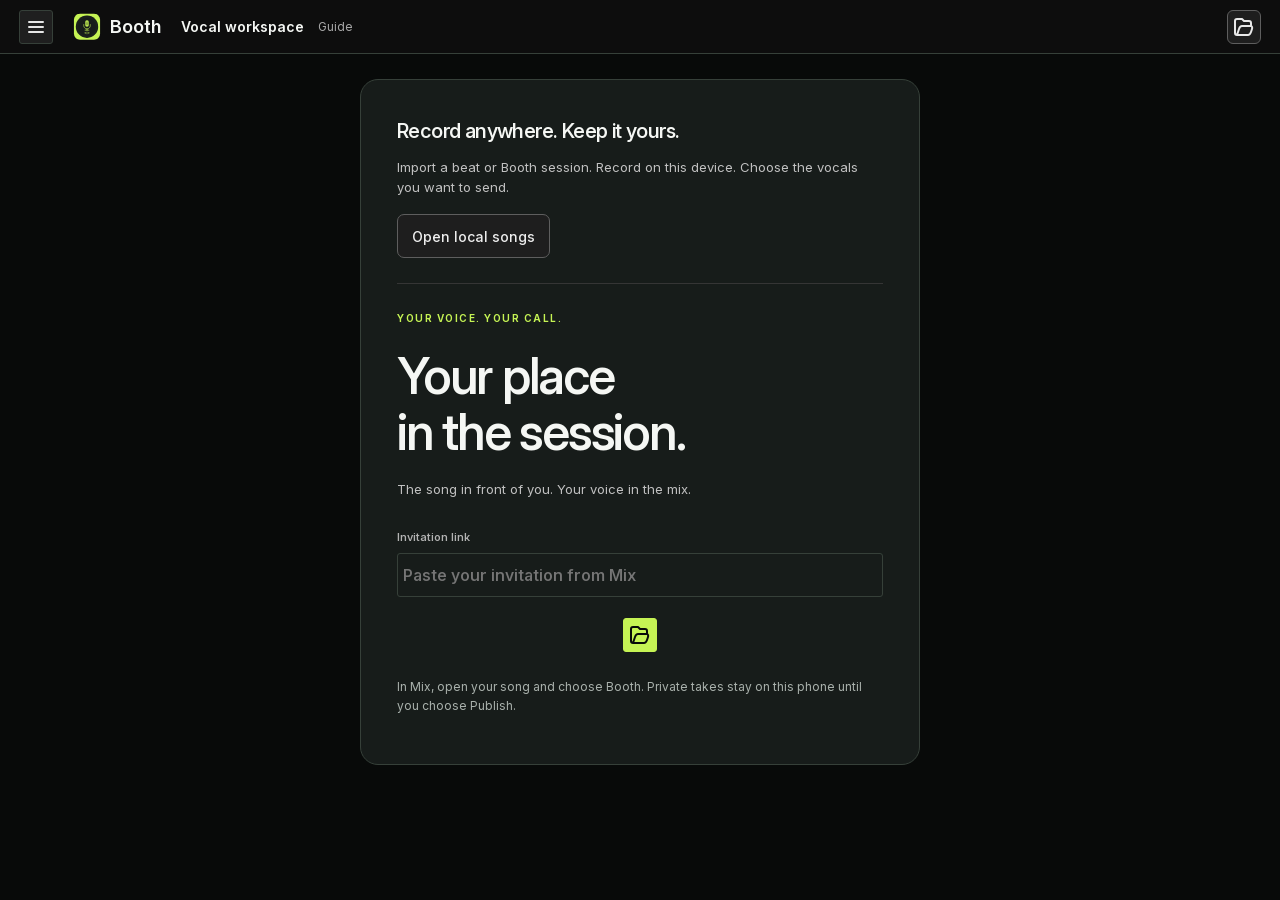
<file: index.html>
<!doctype html><html lang="en" data-record-room="booth"><head><meta name="booth-standalone" content="true"><meta charset="utf-8"><meta name="viewport" content="width=device-width,initial-scale=1,maximum-scale=1,user-scalable=no,viewport-fit=cover"><script src="/safe-area.js?v=rr-family-20261113"></script><meta name="theme-color" content="#000000"><title>Booth · Rhythm Research</title><link rel="icon" type="image/svg+xml" href="/brand/rr-booth.svg?v=rr-family-20261113"><link rel="stylesheet" href="/app.css?v=rr-family-20261113"><link rel="stylesheet" href="/workspace.css?v=rr-family-20261113"><link rel="stylesheet" href="/tablet.css?v=rr-family-20261113"><script type="module" src="/app.js?v=rr-family-20261113"></script>
<meta name="apple-mobile-web-app-title" content="Booth">
<link rel="apple-touch-icon" sizes="152x152" href="/icons/rr-booth-152-20261113.png">
<link rel="apple-touch-icon" sizes="167x167" href="/icons/rr-booth-167-20261113.png">
<link rel="apple-touch-icon" sizes="180x180" href="/icons/rr-booth-180-20261113.png">
<link rel="stylesheet" href="/input-panel.css?v=rr-family-20261113">
<link rel="stylesheet" href="/workspace-scroll.css?v=rr-family-20261113">
<meta name="application-version" content="3.0">
<link rel="stylesheet" href="/touch-workspace.css?v=rr-family-20261113"><link rel="stylesheet" href="/meter-display.css?v=rr-family-20261113"><meta name="apple-mobile-web-app-status-bar-style" content="black">
<link rel="stylesheet" href="/safe-area.css?v=rr-family-20261113">
<link rel="stylesheet" href="/shared-icons.css?v=rr-family-20261113"><script defer src="/shared-icons.js?v=rr-family-20261113"></script><link rel="manifest" href="/manifest.webmanifest?v=rr-family-20261113"><link rel="stylesheet" href="/portable.css?v=rr-family-20261113"><link rel="stylesheet" href="/dark-theme.css?v=rr-family-20261113"><link rel="stylesheet" href="/focused-workflow.css?v=rr-family-20261113"><link rel="stylesheet" href="/hold-guard.css?v=rr-family-20261113"><script defer src="/hold-guard.js?v=rr-family-20261113"></script><link rel="stylesheet" href="/rr-family.css?v=rr-family-20261113"><link rel="stylesheet" href="/rr-theme.css?v=rr-green-20261113b"></head><body>
<header class="studio-header"><button id="library-toggle" aria-label="Vocals and takes" aria-controls="take-browser" aria-expanded="false" title="Vocals & takes">☰</button><a class="brand" href="/"><img src="/brand/rr-booth.svg?v=rr-family-20261113" width="24" height="28" alt=""><span>Booth</span></a><span class="header-song" id="song">Vocal workspace</span><span class="connection" id="connection">LOCAL STUDIO</span><a href="/portable-guide.html" class="help" target="_blank" rel="noopener">Guide</a></header>
<main><section id="join" class="panel"><span class="eyebrow">YOUR VOICE. YOUR CALL.</span><h1>Your place<br>in the session.</h1><p>The song in front of you. Your voice in the mix.</p><form id="join-form"><label>Invitation link<input id="invite" type="text" placeholder="Paste your invitation from Mix" autocomplete="off" required></label><button class="primary">Open session</button></form><p class="muted">In Mix, open your song and choose Booth. Private takes stay on this phone until you choose Publish.</p></section>
<div id="studio" hidden><div id="song-switcher" class="playlist-bar" hidden><div class="playlist-heading"><strong id="playlist-title"></strong><span id="playlist-artist"></span><span id="song-position"></span></div><div class="song-navigation"><button id="song-previous" aria-label="Previous song">‹</button><select id="song-select" aria-label="Playlist song"></select><button id="song-next" aria-label="Next song">›</button></div></div><div class="transport-bar"><button id="preview" title="Listen from the cursor">▶ Play</button><button id="stop" class="stop">■ Stop</button><button id="record" class="record" disabled><i></i> Record</button><div class="transport-clock"><strong id="clock">00:00</strong><span id="bar-clock">1 . 1</span></div><span id="tempo-label">— BPM</span><span id="mode">READY</span><button id="mic-panel-toggle" aria-controls="mic-panel" aria-expanded="false">Input / Count-in</button></div>
<div id="mic-panel" role="region" aria-labelledby="mic-panel-title" hidden><div class="mic-panel-heading"><strong id="mic-panel-title">Input / Count-in</strong><button type="button" id="mic-panel-close" aria-label="Close input and count-in">× Close</button></div><div class="input-row"><button id="connect">Enable microphone</button><select id="input" aria-label="Microphone input" hidden></select><span class="pill" id="mic-status">MIC OFF</span></div><p id="input-help">Use your phone mic or a connected headset. Enable the microphone and allow access.</p><p id="input-routing-help" class="muted">No external mic required. For Bluetooth, connect the headset before enabling the mic. Choose it if listed; otherwise iOS chooses the route. Check the reported input and record a short test. Keep Input monitor Off if you hear a delay. Headphones help keep the beat out of your vocal.</p><div class="meter" aria-label="Raw microphone level"><i id="meter"></i></div><span id="peak">— dB</span><label>Count-in<select id="count"><option value="4">1 bar</option><option value="8">2 bars</option><option value="0">None</option></select></label><canvas id="scope" width="300" height="40" hidden></canvas></div>
<div class="studio-shell"><aside class="take-browser" id="take-browser" aria-label="Vocal tracks and private takes"><div class="browser-heading-row"><div class="browser-heading"><span class="eyebrow">YOUR VOCAL TRACKS</span><strong id="artist">ARTIST</strong></div><button id="take-browser-close" class="tablet-only" aria-label="Close vocal tracks">×</button></div><div class="track-add"><button id="add-vocal">＋ Vocal</button><button id="add-adlibs">＋ Ad-libs</button><button id="add-double">＋ Double</button><button id="add-harmony">＋ Harmony</button></div><div id="vocal-tracks"></div><label class="track-name">Track name<input id="vocal-track-name" maxlength="60"></label><div id="layer-status" class="muted"></div><button id="publish-layer" class="primary">Publish vocal track</button><button id="undo-punch">↶ Undo last edit</button><button id="new-take">＋ New take on this track</button><label class="check"><input id="favorites" type="checkbox"> Starred <span id="take-count">0</span></label><div id="takes"></div><p class="empty" id="empty">Your takes appear here.<br>Record, review, then publish.</p><details class="lyrics"><summary>Lyrics & notes</summary><textarea id="lyrics" rows="10" placeholder="Lyrics, cues, ad-libs…"></textarea></details><div class="browser-foot" id="song-meta"></div></aside>
<div class="workspace"><section class="arrange-panel" id="arrange-panel"><div class="vocal-toolbar"><label>Arm<select id="arm-track" aria-label="Armed vocal track"></select></label><button id="quick-adlibs">＋ Ad-libs</button><label>Mode<select id="record-mode"><option value="overdub">Overdub</option><option value="punch">Punch in/out</option></select></label><label>Pre-roll<select id="preroll"><option value="1">1 bar</option><option value="2">2 bars</option><option value="0">None</option></select></label></div><div class="section-tools"><label>Record<select id="section"></select></label><label>In <input id="start" type="number" min="0" step=".01" value="0" aria-label="Record start seconds"></label><label>Out <input id="end" type="number" min=".1" step=".01" aria-label="Record end seconds"></label><button id="zoom-out" aria-label="Zoom out">−</button><button id="zoom-in" aria-label="Zoom in">＋</button><button id="zoom-fit">Fit</button><label class="check"><input type="checkbox" id="follow" checked>Follow</label><button id="context-toggle" aria-pressed="false">Project lanes</button></div><div class="cue-strip"><span id="current-cue">Full song</span><strong id="performance-cue">Choose a section and get ready.</strong><span>BACKING ARRANGEMENT LOCKED</span></div><div class="timeline-scroll" id="timeline-scroll"><div id="timeline"><div id="sections-ruler"></div><div id="time-ruler"></div><div id="timeline-lanes"></div><div id="record-range"></div><div id="timeline-cursor"><span></span></div></div></div></section>
<div class="workspace-dock" id="workspace-dock" data-panel="mixer"><div class="dock-tabs" role="tablist" aria-label="Vocal workspace"><button id="tab-mixer" role="tab" data-dock="mixer" aria-controls="mixer-panel" aria-selected="true">Mixer</button><button id="tab-effects" role="tab" data-dock="effects" aria-controls="effects-panel" aria-selected="false" tabindex="-1">Vocal FX</button><button id="tab-lyrics" role="tab" data-dock="lyrics" aria-controls="lyrics-panel" aria-selected="false" tabindex="-1">Lyrics</button><button id="timeline-focus" aria-pressed="false" title="Expand the timeline for recording">↑ Timeline</button></div><section class="mixer-panel" id="mixer-panel" aria-labelledby="tab-mixer"><div class="panel-bar"><span>MIXER</span><span id="selected-label">New vocal take</span><span class="subtle">Track & Master · headphone mix</span></div><div class="channel-strips" id="channel-strips"></div></section>
<section class="effects-panel" id="effects-panel" aria-labelledby="tab-effects"><div class="panel-bar"><strong>VOCAL FX</strong><select id="vocal-preset" aria-label="Vocal effect preset"><option value="">Choose a starting sound…</option><option value="dry">Dry</option><option value="clean">Clean rap</option><option value="pop">Pop lead</option><option value="harmony">Airy harmony</option><option value="intimate">Close & warm</option><option value="plate">Studio plate</option><option value="slap">Slap vocal</option></select><button id="fx-ab" aria-pressed="false">A/B · Hear dry</button><span id="fx-status">Editable in Mix</span></div><div class="effect-rack" id="effect-rack"></div></section>
<section id="lyrics-panel" aria-labelledby="tab-lyrics" hidden><div class="lyrics-heading"><strong>Lyrics & cues</strong><span>Private to this device · saved with this song</span></div><div id="lyrics-slot"></div></section></div></div></div></div></main><button id="take-backdrop" aria-label="Close vocal tracks overlay" hidden></button><div id="floating-record" hidden><span class="red-dot"></span><strong id="floating-time">Count-in</strong><span>Recording take</span><button id="floating-stop">■ Stop</button></div><div id="message" role="status" hidden></div><dialog id="confirm"><form method="dialog"><button class="close" aria-label="Close">×</button></form><h2 id="confirm-title"></h2><p id="confirm-text"></p><div id="confirm-actions"></div></dialog><div hidden><input id="beat-volume" type="range" value=".65" min="0" max="1" step=".01"><output id="beat-value">65%</output></div></body></html>
</file>
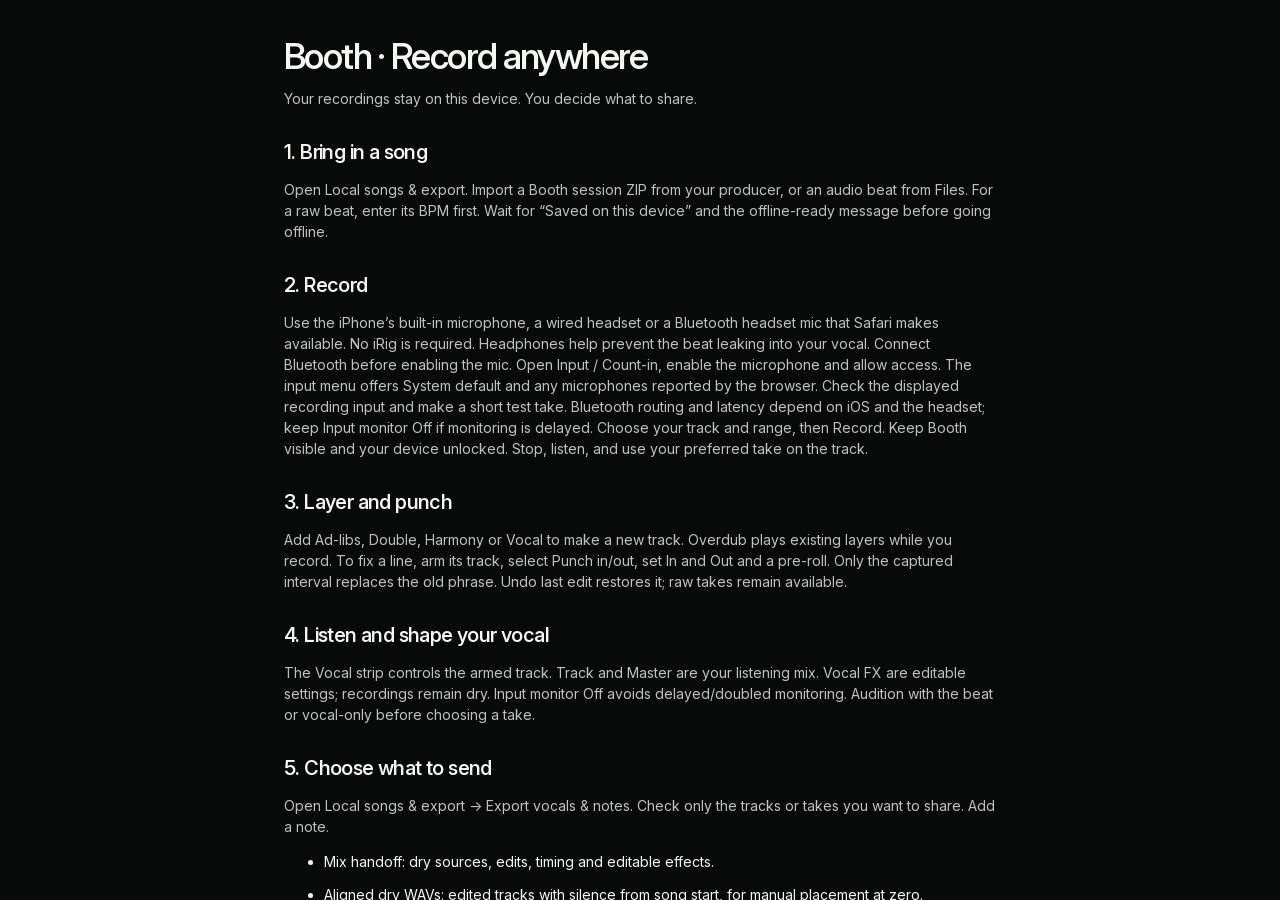
<file: guide.html>
<!doctype html><html><head><meta name="viewport" content="width=device-width,initial-scale=1"><title>Booth · Record anywhere</title><link rel="stylesheet" href="/app.css?v=rr-family-20261113"><style>main{max-width:760px;margin:auto;padding:24px;overflow:auto;height:100dvh}section{margin:28px 0}a{color:#c9dcc3}li{margin:12px 0}</style><link rel="stylesheet" href="/rr-family.css?v=rr-family-20261113"><link rel="stylesheet" href="/rr-theme.css?v=rr-green-20261113b"></head><body><main><h1>Booth · Record anywhere</h1><p>Your recordings stay on this device. You decide what to share.</p><section><h2>1. Bring in a song</h2><p>Open Local songs &amp; export. Import a Booth session ZIP from your producer, or an audio beat from Files. For a raw beat, enter its BPM first. Wait for “Saved on this device” and the offline-ready message before going offline.</p></section><section><h2>2. Record</h2><p>Use the iPhone’s built-in microphone, a wired headset or a Bluetooth headset mic that Safari makes available. No iRig is required. Headphones help prevent the beat leaking into your vocal. Connect Bluetooth before enabling the mic. Open Input / Count-in, enable the microphone and allow access. The input menu offers System default and any microphones reported by the browser. Check the displayed recording input and make a short test take. Bluetooth routing and latency depend on iOS and the headset; keep Input monitor Off if monitoring is delayed. Choose your track and range, then Record. Keep Booth visible and your device unlocked. Stop, listen, and use your preferred take on the track.</p></section><section><h2>3. Layer and punch</h2><p>Add Ad-libs, Double, Harmony or Vocal to make a new track. Overdub plays existing layers while you record. To fix a line, arm its track, select Punch in/out, set In and Out and a pre-roll. Only the captured interval replaces the old phrase. Undo last edit restores it; raw takes remain available.</p></section><section><h2>4. Listen and shape your vocal</h2><p>The Vocal strip controls the armed track. Track and Master are your listening mix. Vocal FX are editable settings; recordings remain dry. Input monitor Off avoids delayed/doubled monitoring. Audition with the beat or vocal-only before choosing a take.</p></section><section><h2>5. Choose what to send</h2><p>Open Local songs &amp; export → Export vocals &amp; notes. Check only the tracks or takes you want to share. Add a note.</p><ul><li>Mix handoff: dry sources, edits, timing and editable effects.</li><li>Aligned dry WAVs: edited tracks with silence from song start, for manual placement at zero.</li><li>Raw WAVs: original takes with timing notes.</li><li>Dry listening mix: beat and selected vocals, levels/pan included, no vocal FX, mono WAV.</li></ul><p>Prepare the file, then Share via Messages/Mail, or Save to Files and attach it yourself. Sharing does not automatically import anything into Mix.</p></section><section><h2>6. Back up</h2><p>Save complete local backup includes the backing, all takes, current vocal edits/settings and lyrics. Keep it in Files. Restore on a new device by importing it. Reimporting an existing song opens the local copy without overwriting its takes. Browser data can be removed by the OS or by clearing website data; do not rely on it as your only copy.</p></section><section><h2>Producer handoff</h2><p>In Mix → Booth, export a session ZIP. Send it to the artist. Import their returned vocal package in the matching project. It adds new tracks and retains editable effects; identical packages do not create duplicates. Raw-beat sessions require explicit manual matching. If the arrangement changed, use raw WAVs and check timing.</p></section><p>Use the same Booth address and browser each time. Home Wi-Fi is not required for imported local songs. Microphone permissions, adapter routing and monitoring latency should be tested before an important session. Maximum song length: 20 minutes; each take: 10 minutes; ZIP package: 256 MB.</p><a href="/">Back to Booth</a><section><h2>More timeline space · remove a clip</h2><p>Tap Mixer, Vocal FX or Lyrics in the bottom bar to collapse or reopen that section. Hide panels gives the timeline the available height. Your layout stays on this device.</p><p>Hold a vocal clip for a moment, then drag it up into the bin and release. Release outside the bin to cancel. Undo restores the clip; the original recording stays in your takes. The backing track stays locked. Clip removal is unavailable while recording or publishing.</p></section><section><h2>Focused recording workflow</h2><p>Use Timeline, Mixer, Vocal FX and Lyrics in the bottom navigation. Your tracks and takes stay in the session when changing screens. Arm / Record opens setup: choose the vocal track, range and recording mode, enable your mic, then adjust backing, vocal and headphone levels. Start recording closes setup and returns to the growing waveform. Pause recording freezes the beat and capture; Resume continues the same take. Stop saves the captured audio, including when paused. Takes autosave locally. Save session backup creates a file for safekeeping; Sessions opens your library without deleting the current song.</p></section></main></body></html>
</file>
<file: app.css>
@font-face{font-family:Inter;src:url('/fonts/InterVariable.woff2') format('woff2');font-weight:100 900;font-display:swap}:root{color-scheme:dark;--bg:#060606;--panel:#0c0c0c;--line:#1c1c1c;--text:#e8e8e8;--muted:#969696;--accent:#dddddd;--red:#d95d55}*{box-sizing:border-box}body{margin:0;background:var(--bg);color:var(--text);font-family:Inter,system-ui,sans-serif;font-size:14px;line-height:1.5}button,input,select,textarea{font:inherit}button,a,input,select,textarea{-webkit-tap-highlight-color:transparent}button{cursor:pointer;border:1px solid #282828;border-radius:9px;background:#141414;color:var(--text);min-height:44px;padding:10px 16px;font-weight:600;touch-action:manipulation}button:hover{background:#1e1e1e}button:disabled{opacity:.45;cursor:default}button.primary,.primary{background:#e1e1e1;color:#0b0b0b;border:0}input,select,textarea{background:#080808;border:1px solid #262626;border-radius:8px;color:var(--text);width:100%;min-height:44px;padding:10px;font-size:16px}input[type=range]{padding:0;accent-color:#c4c4c4;min-height:28px}input[type=checkbox]{width:17px;min-height:17px;accent-color:#dcdcdc}input:focus,select:focus,textarea:focus,button:focus-visible,a:focus-visible{outline:2px solid #bdbdbd;outline-offset:3px}a{color:inherit}header{max-width:1200px;margin:auto;display:flex;align-items:center;padding:26px 30px;border-bottom:1px solid var(--line);gap:24px}.brand{display:flex;align-items:center;gap:12px;font-weight:600;font-size:23px;text-decoration:none;color:#808080}.brand img{object-fit:contain}.connection{font-size:10px;letter-spacing:.12em;color:#a6a6a6;margin-left:auto}.help{font-size:12px;text-decoration:none;color:var(--muted)}main{max-width:1200px;margin:auto;padding:38px 30px}.eyebrow{font-size:10px;letter-spacing:.15em;font-weight:650;color:#a6a6a6}h1{font-size:36px;font-weight:550;line-height:1.12;letter-spacing:-.045em;margin:12px 0}h2{font-size:20px;font-weight:550;letter-spacing:-.03em;margin:0}p{margin:12px 0;color:#c1c1c1}.muted{font-size:12px;line-height:1.65;color:var(--muted)}.panel{padding:28px;background:var(--panel);border:1px solid var(--line);border-radius:18px}#join{max-width:560px;margin:40px auto}#join h1{font-size:50px;margin:20px 0}#join-form{margin:30px 0 20px}#join-form button{width:100%;margin-top:16px}label{display:block;font-size:11px;font-weight:550;color:#b3b3b3}label input,label select{margin-top:7px}.session-head{display:flex;justify-content:space-between;align-items:center;margin-bottom:28px}.session-head h1{font-size:32px}.session-head p{font-size:12px;color:var(--muted)}.pill{display:inline-flex;white-space:nowrap;padding:5px 8px;border:1px solid var(--line);border-radius:5px;font-size:9px;letter-spacing:.08em;color:#b1b1b1}.layout{display:grid;grid-template-columns:minmax(320px,1fr) minmax(340px,1fr);gap:36px}.section-title{display:flex;justify-content:space-between;align-items:center;gap:10px;margin-bottom:20px}.input-row{display:flex;gap:10px}.input-row select{max-width:220px}.input-row button{flex:none}.row{display:grid;grid-template-columns:1fr 1fr 1fr;gap:10px;margin-top:12px}.meter{height:6px;background:#1c1c1c;border-radius:3px;overflow:hidden;margin-top:20px}.meter i{height:100%;width:0;display:block;background:#b4b4b4;transition:width .07s}.meter-label{display:flex;justify-content:space-between;color:#878787;font-size:9px;margin:7px 0 25px;letter-spacing:.08em}.clock{padding:24px 0 10px;text-align:center}.clock>span{font-size:9px;letter-spacing:.15em;color:#959595}.clock strong{display:block;font-size:46px;font-variant-numeric:tabular-nums;font-weight:400;letter-spacing:-.035em}.clock canvas{display:block;width:100%;height:58px}.transport{display:flex;gap:10px;margin-bottom:24px}.transport button{flex:1;min-height:54px}.record{display:flex;justify-content:center;align-items:center;gap:10px;background:#332321;border-color:#71433f}.record i{width:12px;height:12px;border-radius:50%;background:var(--red)}.recording #mic-status{color:#f3968d;border-color:#8b3d36}.stop{background:#7a3430;border-color:#c76559}.slider-label{display:flex;align-items:center;gap:10px;white-space:nowrap;font-size:11px}.slider-label input{width:100%;min-width:30px;margin:0}.slider-label output{width:38px}details{border-top:1px solid var(--line);padding-top:16px;margin-top:22px}summary{cursor:pointer;color:#bdbdbd;font-size:12px}textarea{margin-top:15px;resize:vertical}.takes-panel{padding:12px 0}.takes-panel h2 small{font-size:12px;padding-left:8px;color:#878787}.check{display:flex;align-items:center;gap:6px}.check input{margin:0}.empty{padding:65px 20px;border:1px dashed #212121;border-radius:14px;text-align:center;color:#cdcdcd}.empty span{font-size:12px;color:#838383}.take{border:1px solid var(--line);border-radius:14px;padding:20px;margin-top:16px;background:#0c0c0c}.take-head{display:flex;align-items:center;gap:12px}.take-head input{font-size:15px;font-weight:600;border:0;background:transparent;padding:0;min-height:34px}.star{border:0;background:none;font-size:22px;padding:0 5px;min-width:40px}.star.active{color:#ededed}.take-meta{font-size:10px;color:#8d8d8d;margin:3px 0 17px}.take-actions{display:flex;gap:8px;flex-wrap:wrap}.take-actions button{font-size:12px;padding:8px 12px}.take-controls{padding-top:15px;margin-top:15px;border-top:1px solid #222a25}.timing{display:flex;align-items:center;gap:9px;margin-top:12px}.timing input{min-width:40px}.timing output{min-width:53px;color:#c2c2c2;font-size:11px}.take-bottom{display:flex;align-items:center;gap:12px;margin-top:18px;justify-content:space-between}.take-bottom a,.take-bottom .delete{font-size:11px;color:#9d9d9d}.delete{border:0;padding:0 5px;min-height:32px;background:none}.published{border-color:#42594a}.published-label{font-size:11px;color:#b9b9b9}.playing{border-color:#a3a3a3}.local-state{font-size:10px;color:#929292}.take-wave{height:38px;width:100%;margin:10px 0 12px}dialog{color:var(--text);background:#111111;border:1px solid #343434;border-radius:16px;padding:28px;max-width:420px;width:calc(100% - 32px)}dialog::backdrop{background:#000000bb}dialog p{font-size:13px;line-height:1.6}.close{float:right;background:none;border:0;font-size:23px;margin:-15px -12px 0 10px}#confirm-actions{display:flex;gap:12px;margin-top:25px}#message{position:fixed;bottom:26px;left:50%;transform:translateX(-50%);background:#e7e7e7;color:#132017;border:1px solid #959595;padding:13px 20px;max-width:calc(100% - 28px);width:max-content;border-radius:10px;box-shadow:0 8px 30px #00000088;z-index:20;font-size:13px}footer{max-width:1200px;padding:28px 30px;margin:auto;border-top:1px solid #1f2621;color:#727272;font-size:9px;letter-spacing:.12em;display:flex;justify-content:space-between}[hidden]{display:none!important}.setup{max-width:640px;margin:auto}.setup h1{font-size:36px}.setup li{padding-bottom:14px;line-height:1.7;color:#c2c2c2}.setup .primary{display:inline-block;padding:13px 18px;border-radius:8px;text-decoration:none}.setup code{overflow-wrap:anywhere}.setup h2{margin:32px 0 12px}.setup ol{padding-left:22px}
@media(max-width:780px){header{padding:20px;gap:14px}.connection{font-size:8px}.help{font-size:10px}main{padding:26px 18px}.layout{grid-template-columns:1fr;gap:25px}.panel{padding:22px}.session-head{gap:12px;align-items:flex-start}.session-head h1{font-size:26px}.session-head .pill{display:none}.session-head{margin-bottom:20px}.recording-panel{max-width:none}.takes-panel{padding:0}.row{gap:8px}.row input,.row select{padding:8px}.input-row{flex-wrap:wrap}.input-row select{max-width:none}.take{padding:18px}#join{margin:20px auto}#join h1{font-size:43px}footer{padding:24px 18px;gap:20px}.slider-label{font-size:10px}}

#floating-record{position:fixed;bottom:max(16px,env(safe-area-inset-bottom));left:50%;transform:translateX(-50%);z-index:19;display:flex;align-items:center;gap:14px;width:calc(100% - 32px);max-width:500px;background:#251b19;border:1px solid #80534a;border-radius:12px;padding:10px 14px;box-shadow:0 6px 32px #000000bb}#floating-record>span{font-size:11px;color:#b6b6b6}#floating-record strong{font-variant-numeric:tabular-nums}#floating-record button{margin-left:auto;background:#66382e}.red-dot{width:9px;height:9px;border-radius:50%;background:#e57d6b}body.recording{padding-bottom:90px}
</file>
<file: workspace.css>
:root{--bg:#111111;--panel:#1a1a1a;--line:#333333;--text:#dbdbdb;--muted:#a2a2a2;--gold:#ededed}html,body{width:100%;height:100%;overflow:hidden}body{display:flex;flex-direction:column;font-size:12px;background:var(--bg)}button,input,select,textarea{border-radius:3px}button{min-height:32px;padding:5px 10px;font-size:11px;background:#1f1f1f;border-color:#393939;font-weight:500}button:hover{background:#2b2b2b}button.on,button[aria-pressed=true]{background:var(--gold);border-color:var(--gold);color:#111111}input,select{font-size:12px;min-height:32px;padding:5px;background:#101010;border-color:#3b3b3b}input[type=range]{accent-color:#ededed}.studio-header{max-width:none;flex:none;min-height:44px;height:44px;padding:0 12px;gap:14px;background:#181818;border-bottom:1px solid #606060;width:100%}.brand{font-size:16px;gap:8px}.brand img{width:23px;height:27px}.header-song{font-weight:600;white-space:nowrap;overflow:hidden;text-overflow:ellipsis;margin-left:6px}.connection{font-size:8px;white-space:nowrap}.help{font-size:10px}#library-toggle{font-size:16px;min-width:34px}main{max-width:none;width:100%;flex:1;min-height:0;padding:0;overflow:hidden}#join{margin:60px auto;padding:36px}#studio{height:100%;display:flex;flex-direction:column}.transport-bar{height:50px;flex:none;display:flex;gap:7px;align-items:center;padding:5px 12px;background:#1f1f1f;border-bottom:1px solid #5f5f5f}.transport-bar>button{min-width:50px;white-space:nowrap}.transport-bar .record{background:#513633;border-color:#825d55;gap:6px}.transport-bar .record i{width:9px;height:9px}.transport-clock{display:flex;align-items:baseline;gap:10px;margin:0 8px;font-variant-numeric:tabular-nums}.transport-clock strong{font-size:19px;font-weight:500;color:#ededed}.transport-clock span{font-size:11px;color:#c1c1c1}#tempo-label{padding:6px 8px;font-size:10px;background:#161616;border:1px solid #393939;border-radius:3px;white-space:nowrap}#mode{font-size:9px;letter-spacing:.03em;color:#ededed;margin-left:5px;white-space:nowrap;overflow:hidden;text-overflow:ellipsis}#mic-panel-toggle{margin-left:auto;font-size:10px}#mic-panel{position:absolute;right:12px;top:96px;z-index:40;width:330px;max-width:calc(100% - 24px);padding:15px;background:#1b1b1b;border:1px solid #797979;border-radius:5px;box-shadow:0 15px 35px #00000088}#mic-panel p{font-size:11px}#mic-panel .meter{margin:12px 0 5px;height:6px}#mic-panel #peak{font-size:10px;color:#c5c5c5}#mic-panel label{margin-top:10px}.input-row{display:flex;flex-wrap:wrap}.input-row select{width:100%;max-width:none}.studio-shell{display:grid;grid-template-columns:215px minmax(0,1fr);flex:1;min-height:0}.take-browser{display:flex;flex-direction:column;gap:8px;padding:12px 9px;background:#161616;border-right:1px solid #5e5e5e;overflow:auto;scrollbar-width:thin}.browser-heading{padding:3px 4px;display:flex;flex-direction:column;gap:4px}.browser-heading .eyebrow{font-size:8px;letter-spacing:.08em}.browser-heading strong{font-size:12px;font-weight:600}.take-browser .check{font-size:10px;padding:4px}.take-browser .check #take-count{margin-left:auto}.take-browser .empty{font-size:11px;padding:30px 12px;margin:5px 0}.browser-foot{margin-top:auto;font-size:9px;color:#949494;padding:15px 4px 2px}.lyrics{font-size:11px}.lyrics textarea{font-size:13px;min-height:110px}.workspace{min-width:0;min-height:0;display:grid;grid-template-rows:minmax(160px,1fr) 242px 223px}.arrange-panel{display:flex;flex-direction:column;min-height:0;background:#141414}.section-tools{display:flex;align-items:center;flex-wrap:nowrap;gap:6px;padding:5px 8px;min-height:44px;flex:none;border-bottom:1px solid #353535;overflow-x:auto}.section-tools label{display:flex;align-items:center;gap:5px;white-space:nowrap;font-size:10px}.section-tools input,.section-tools select{margin:0}.section-tools input[type=number]{width:63px;min-height:30px;font-size:10px}.section-tools select{max-width:145px;font-size:10px}.section-tools button{font-size:10px;padding:4px 8px;min-height:30px;white-space:nowrap}.section-tools .check input{min-height:16px}.cue-strip{display:flex;gap:16px;align-items:center;min-height:28px;flex:none;background:#1f1f1f;border-bottom:1px solid #5f5f5f;padding:4px 10px;font-size:9px}.cue-strip #current-cue{font-weight:650;color:#ededed}.cue-strip strong{font-weight:450;color:#c7c7c7}.cue-strip>span:last-child{font-size:7px;letter-spacing:.05em;color:#909090;margin-left:auto}.timeline-scroll{overflow:auto;flex:1;min-height:0;position:relative;scrollbar-width:thin;scrollbar-color:#6f6f6f #171717}#timeline{position:relative;min-width:100%;min-height:100%;padding-bottom:20px;user-select:none;--grid:100px;background:repeating-linear-gradient(to right,transparent 0,transparent calc(var(--grid) - 1px),#37373755 calc(var(--grid) - 1px),#37373755 var(--grid))}#sections-ruler{height:25px;position:relative;background:#1a1a1a;border-bottom:1px solid #6f6f6f}#sections-ruler button{position:absolute;height:24px;min-height:24px;padding:3px 7px;text-align:left;overflow:hidden;white-space:nowrap;font-size:9px;border:0;border-right:1px solid #5e5e5e;border-radius:0;background:#2b2b2b;color:#ededed}#time-ruler{height:25px;position:relative;border-bottom:1px solid #3a3a3a;background:#1a1a1abb;cursor:crosshair}#time-ruler span{position:absolute;top:3px;font-size:9px;color:#a4a4a4;pointer-events:none}.timeline-lane{height:57px;position:relative;border-bottom:1px solid #3b3b3b44;background:#161616cc}.timeline-lane .lane-title{position:sticky;left:0;display:inline-block;z-index:4;max-width:160px;padding:2px 7px;font-size:9px;color:#d8d8d8;background:#1c1c1cdd;border-bottom-right-radius:3px;overflow:hidden;white-space:nowrap;text-overflow:ellipsis;pointer-events:none}.timeline-lane.guide{height:31px;background:#141414cc}.timeline-lane.guide .lane-title{font-size:8px;color:#9a9a9a}.clip{position:absolute;top:4px;bottom:4px;border:1px solid #777777;border-radius:3px;background:#303030;overflow:hidden;min-width:3px;cursor:pointer}.clip strong{position:absolute;left:5px;top:0;font-size:8px;font-weight:550;color:#eaeaea;white-space:nowrap;z-index:2}.clip canvas{position:absolute;top:16px;bottom:0;width:100%;height:calc(100% - 16px)}.clip.backing{top:4px;background:#2e2e2e;border-color:#7a7a7a;cursor:default}.clip.vocal{background:#5a506e;border-color:#9b8bb2}.clip.selected{outline:2px solid #ededed;outline-offset:-2px}.clip.recording{background:#663e3b;border-color:#d68b7c}.clip.guide{background:#292929aa;border-color:#393939;opacity:.6;top:7px;bottom:5px}.clip.guide strong{font-size:7px}.timeline-lane.active-record{background:#3b2b2c99}#record-range{position:absolute;top:50px;bottom:0;background:#ededed20;border-left:1px solid #ededed;border-right:1px solid #ededed;pointer-events:none;z-index:2}#timeline-cursor{position:absolute;top:25px;bottom:0;width:1px;background:#ededed;z-index:8;pointer-events:none}#timeline-cursor span{display:block;width:8px;height:8px;transform:translateX(-3.5px);background:#ededed;clip-path:polygon(0 0,100% 0,50% 100%)}.mixer-panel{border-top:2px solid #727272;border-bottom:3px solid #727272;overflow:hidden;background:#191919}.panel-bar{height:30px;min-height:30px;display:flex;align-items:center;gap:12px;padding:3px 9px;background:#212121;border-bottom:1px solid #393939;font-size:9px}.panel-bar>span:first-child,.panel-bar>strong{font-weight:650;font-size:9px;letter-spacing:.08em}.panel-bar .subtle{margin-left:auto;font-size:8px;color:#9e9e9e}.panel-bar>select{min-height:25px;height:25px;max-width:220px;font-size:10px;margin:0;padding:3px 5px}.panel-bar>button{font-size:9px;min-height:25px;height:25px;padding:3px 7px}.channel-strips{display:grid;grid-template-columns:repeat(3,minmax(110px,1fr));height:calc(100% - 30px)}.channel-strip{display:grid;grid-template-columns:minmax(78px,1fr) minmax(110px,1fr);grid-template-rows:26px minmax(80px,1fr) 32px;position:relative;border-right:1px solid #717171;background:#1c1c1c}.strip-head{grid-column:1/3;display:flex;align-items:center;justify-content:space-between;gap:6px;padding:4px 10px;background:var(--strip);font-size:10px;color:#e8e8e8}.strip-head small{font-size:8px;opacity:.7}.strip-fader{display:flex;justify-content:center;align-items:stretch;gap:8px;padding:8px 4px 3px}.strip-fader input{writing-mode:vertical-lr;direction:rtl;width:34px;height:100%;min-height:0;padding:0;touch-action:none}.strip-meter{position:relative;flex:none;width:6px;height:100%;background:#0e0e0e;border:1px solid #383838}.strip-meter i{position:absolute;left:0;bottom:0;width:100%;height:0;background:#bebebe;transition:height .06s}.strip-scale{display:flex;flex-direction:column;justify-content:space-between;font-size:8px;color:#979797;line-height:1}.strip-settings{padding:6px 10px;overflow:auto;font-size:9px;display:flex;flex-direction:column;gap:7px}.strip-settings label{font-size:8px;line-height:1.25;color:#acacac}.strip-settings input{margin:0;height:24px;min-height:24px}.strip-settings select{margin:3px 0 0;min-height:29px;font-size:9px;width:100%;padding:2px 4px}.strip-value{font-size:17px;font-weight:500;font-variant-numeric:tabular-nums;color:#ededed}.strip-meter-value{font-size:8px;color:#a8a8a8;font-variant-numeric:tabular-nums}.strip-buttons{grid-column:1/3;display:flex;align-items:center;justify-content:center;gap:8px;padding:3px}.strip-buttons button{height:27px;min-height:27px;padding:3px 8px;font-size:10px;min-width:38px}.strip-note{font-size:8px;line-height:1.45;color:#9f9f9f}.effects-panel{min-height:0;background:#151515;overflow:hidden}.effect-rack{display:flex;gap:7px;padding:7px;height:calc(100% - 30px);overflow:auto;align-items:stretch;scrollbar-width:thin}.effect-card{flex:0 0 222px;min-width:222px;background:#1f1f1f;border:1px solid #646464;border-radius:3px;overflow:auto;padding:0 9px 8px;scrollbar-width:thin}.effect-card h3{margin:0 -9px 6px;padding:6px 9px;background:#2b2b2b;font-size:10px;font-weight:600;position:sticky;top:0;display:flex;align-items:center;justify-content:space-between;gap:5px;z-index:1}.effect-card h3 button{min-height:25px;height:25px;font-size:9px;padding:2px 6px}.effect-card.bypassed{opacity:.55}.effect-param{display:grid;grid-template-columns:68px minmax(55px,1fr) 40px;gap:6px;align-items:center;font-size:9px;min-height:31px;color:#bebebe}.effect-param input{min-height:28px;height:28px;margin:0;min-width:0}.effect-param output{font-size:8px;text-align:right;color:#ededed}.effect-tools{display:flex;gap:4px;margin:4px 0}.effect-tools button{font-size:8px;min-height:25px;padding:3px 6px}.add-effect{display:flex;flex-direction:column;gap:12px;justify-content:center;padding:12px;border-style:dashed;flex-basis:180px;min-width:180px;font-size:10px}.add-effect select{font-size:11px}#fx-status{margin-left:auto;font-size:8px;white-space:nowrap;color:#bbbbbb}.take{background:#202020;border-color:#3a3a3a;padding:8px;margin:6px 0;border-radius:3px}.take.selected{border-color:#ededed;background:#2a2a2a}.take-head{gap:5px}.take-head input{font-size:11px;min-height:26px;min-width:0}.star{min-height:27px;min-width:26px;font-size:17px}.take-meta{font-size:8px;margin:1px 0 7px}.take-actions{gap:4px}.take-actions button{font-size:9px;min-height:29px;padding:4px 7px}.take details{display:none}.take>.timing{display:none}.take-bottom{display:flex;flex-wrap:wrap;gap:5px;margin-top:9px}.take-bottom a,.take-bottom .delete{font-size:8px}.take-bottom>button{width:100%;font-size:10px;min-height:30px}.take .muted{font-size:8px}.take-select{width:100%;text-align:left;min-height:24px;font-size:9px;color:#ededed;margin-bottom:5px;border:0;background:transparent}.take-shift{font-size:9px;padding:3px 0}.take-shift input{width:70px;margin-left:8px;font-size:10px;min-height:27px}.browser-open .take-browser{display:flex}#floating-record{display:none!important}#message{bottom:15px;font-size:11px;background:#ededed;border-color:#ededed;z-index:80}dialog{background:#1f1f1f;border-color:#6c6c6c;border-radius:5px}body.recording{padding-bottom:0}body.recording #record{display:inline-flex!important;opacity:.75}body.recording #stop{background:#774943}.take-browser .lyrics{margin-top:12px;padding-top:12px}#selected-label{font-size:9px;color:#c9c9c9;overflow:hidden;text-overflow:ellipsis;white-space:nowrap}
@media(min-width:1200px){.workspace{grid-template-rows:minmax(190px,1fr) 248px 235px}.strip-settings{max-width:230px}.channel-strip{grid-template-columns:1fr 1.25fr}.effect-card{flex-basis:245px;min-width:245px}.effect-param{min-height:34px}}
@media(max-width:950px){.studio-shell{grid-template-columns:minmax(0,1fr)}.take-browser{display:none;position:fixed;top:94px;bottom:0;left:0;width:245px;z-index:35;box-shadow:15px 0 45px #00000088}.workspace{grid-template-rows:minmax(170px,1fr) 242px 220px}.connection{display:none}.channel-strip{grid-template-columns:80px minmax(90px,1fr)}.transport-bar{gap:5px}.transport-clock{gap:4px;margin:0 4px}.section-tools{gap:5px}.panel-bar .subtle{display:none}}
@media(max-width:600px){html,body{height:100%;overflow:auto}.studio-header{position:sticky;top:0;z-index:50;height:44px;min-height:44px;gap:8px;padding:0 7px}.brand span{font-size:14px}.brand img{width:19px;height:23px}.header-song{font-size:10px;flex:1}.help{font-size:9px}.studio-header #library-toggle{min-height:34px;min-width:32px}main{flex:none;height:auto;min-height:calc(100dvh - 44px);overflow:visible}#studio{height:auto}.transport-bar{position:sticky;top:44px;z-index:30;height:48px;padding:4px 6px;gap:4px}.transport-bar>button{min-width:38px;height:36px;font-size:9px;padding:3px 7px}.transport-clock strong{font-size:14px}.transport-clock span{font-size:8px}.transport-clock{flex-direction:column;gap:0;line-height:1.3;margin:0 3px}#tempo-label{font-size:8px;padding:6px 4px}#mode{display:none}#mic-panel-toggle{font-size:0;min-width:36px!important}#mic-panel-toggle:after{content:'Mic';font-size:10px}#mic-panel{position:fixed;top:96px;right:8px}.studio-shell{display:block}.workspace{display:grid;grid-template-rows:300px 300px 250px}.section-tools{padding:5px;min-height:44px}.section-tools label{font-size:9px}.section-tools select{max-width:95px}.section-tools input[type=number]{width:51px;font-size:9px}.section-tools #context-toggle{font-size:9px}.cue-strip{gap:8px;padding:4px 7px;min-height:31px;font-size:8px}.cue-strip>span:last-child{display:none}.channel-strips{grid-template-columns:repeat(3,minmax(0,1fr))}.channel-strip{grid-template-columns:48px minmax(55px,1fr);grid-template-rows:28px minmax(160px,1fr) 40px}.strip-head{font-size:10px;padding:4px 7px}.strip-head small{display:none}.strip-fader{gap:3px;padding:8px 3px}.strip-scale{display:none}.strip-fader input{width:28px}.strip-meter{width:4px}.strip-settings{padding:7px 5px;gap:11px}.strip-value{font-size:14px}.strip-settings label{font-size:8px}.strip-settings select{font-size:8px;min-height:34px;padding:2px}.strip-buttons{gap:4px;padding:2px}.strip-buttons button{min-width:35px;height:35px;min-height:35px;font-size:9px;padding:4px 7px}.strip-note{font-size:7px}.strip-meter-value{font-size:7px}.panel-bar{padding:3px 7px;gap:7px}.panel-bar>select{max-width:145px;font-size:9px}.panel-bar #fx-status{display:none}.effect-card{flex:0 0 230px;min-width:230px}.effect-param{min-height:35px}.effect-card h3{height:33px}.timeline-lane{height:64px}.take-browser{top:92px;width:260px}.take-head input{font-size:14px;min-height:36px}.take-actions button{min-height:36px;font-size:11px}.take-bottom>button{min-height:38px}.take-meta{font-size:10px}.take{padding:10px}.take-bottom a,.take-bottom .delete{font-size:10px}.browser-foot{font-size:10px}#join{margin:30px 15px;padding:25px}.transport-bar #stop[hidden]{display:block!important}.effect-rack{padding:7px}.header-song{margin-left:0}}
@media(min-width:601px) and (max-height:720px){.workspace{grid-template-rows:minmax(140px,1fr) 210px 185px}.effect-param{min-height:27px}.effect-card h3{padding:3px 8px}.strip-settings{gap:4px}.strip-value{font-size:15px}}
/* Keep scrollable arrangement and vertical faders inside their grid cells. */
.studio-shell,.workspace,.workspace>section,.timeline-scroll,.channel-strips{min-width:0;max-width:100%;width:100%}.channel-strips{grid-template-rows:minmax(0,1fr);min-height:0}.channel-strip{min-height:0;height:100%;overflow:hidden}.strip-fader{min-height:0;overflow:hidden}.strip-fader input{max-height:100%;min-width:0}.strip-settings{min-width:0;min-height:0}#time-ruler,#sections-ruler{overflow:hidden}.strip-buttons{min-height:0}
.section-tools>label,.section-tools>button{flex-shrink:0}.section-tools>label:first-child select{width:130px;min-width:95px}@media(max-width:600px){.section-tools>label:first-child select{width:95px}}

/* Vocal layers and punch controls. */
.vocal-toolbar{display:flex;align-items:center;gap:8px;padding:5px 8px;min-height:43px;flex:none;border-bottom:1px solid #5f5f5f;overflow-x:auto;background:#1f1f1f}.vocal-toolbar label{display:flex;align-items:center;gap:5px;font-size:10px;white-space:nowrap;flex-shrink:0}.vocal-toolbar select{margin:0;width:auto;min-width:85px;max-width:150px;font-size:10px}.vocal-toolbar button{white-space:nowrap;flex-shrink:0}.track-add{display:flex;gap:5px}.track-add button{flex:1}.vocal-track{display:flex;gap:3px;padding:4px 0}.vocal-track .track-pick{flex:1;text-align:left;overflow:hidden;text-overflow:ellipsis;white-space:nowrap;min-width:0}.vocal-track.active .track-pick{border-color:#ededed;background:#2d2d2d;color:#ededed}.vocal-track button:not(.track-pick){padding:4px 6px;min-width:28px}.track-name{font-size:10px}.track-name input{font-size:12px;min-height:30px;margin:3px 0}#layer-status{font-size:9px;padding:4px 0}#vocal-tracks{border-bottom:1px solid #5f5f5f;padding-bottom:6px}.timeline-lane.layer-selected{background:#3a3443}.take-browser>button{flex-shrink:0}.vocal-toolbar #arm-track{width:120px}
@media(max-width:600px){.workspace{grid-template-rows:360px 300px 250px}.vocal-toolbar{padding:4px 5px;gap:6px}.vocal-toolbar label{font-size:9px}.vocal-toolbar select{font-size:10px;min-height:32px;min-width:75px}.vocal-toolbar #arm-track{width:100px}.vocal-track button{min-height:38px}.vocal-track button:not(.track-pick){min-width:36px}.track-name input{font-size:14px;min-height:36px}.track-add button{min-height:38px}#layer-status{font-size:10px}}

.playlist-bar{flex:none;padding:6px 10px;background:#1b1b1b;border-bottom:1px solid #5e5e5e;min-width:0}.playlist-heading{display:flex;align-items:center;gap:10px;margin-bottom:4px;font-size:10px;min-width:0;color:#b0b0b0}.playlist-heading strong{font-weight:600;color:#ededed;overflow:hidden;text-overflow:ellipsis;white-space:nowrap}.playlist-heading #playlist-artist{overflow:hidden;white-space:nowrap;text-overflow:ellipsis}.playlist-heading #song-position{margin-left:auto;white-space:nowrap}.song-navigation{display:flex;gap:6px;min-width:0}.song-navigation select{flex:1;min-width:0;margin:0;min-height:34px;font-size:12px}.song-navigation button{min-width:40px;min-height:34px;font-size:20px;line-height:1;padding:0 10px}@media(min-width:601px) and (max-height:850px){.has-playlist .workspace{grid-template-rows:minmax(140px,1fr) 220px 190px}}@media(max-width:600px){.playlist-bar{padding:6px;min-height:68px}.song-navigation select{font-size:12px;min-height:40px}.song-navigation button{min-width:42px;min-height:40px}.playlist-heading{font-size:9px;gap:6px}}
@media(min-width:601px){.playlist-bar{display:flex;align-items:center;gap:10px;padding:4px 8px}.playlist-heading{flex:0 1 240px;margin:0;min-width:0}.song-navigation{flex:1}.song-navigation select,.song-navigation button{min-height:32px}}@media(min-width:601px) and (max-height:850px){.has-playlist .workspace{grid-template-rows:minmax(170px,1fr) 242px 175px}}
</file>
<file: tablet.css>
/* Booth's touch workspace. The existing compact phone layout remains below 700px. */
.workspace-dock { display: contents; }
.dock-tabs, .tablet-only { display: none; }
#take-backdrop { position: fixed; inset: 0; z-index: 34; background: #00000088; border: 0; border-radius: 0; }
#take-browser-close { margin-left: auto; }
.browser-heading-row { display: flex; align-items: center; gap: 8px; }
.browser-heading-row .browser-heading { flex: 1; }
.track-add { display: grid; grid-template-columns: 1fr 1fr; }

body.tablet-layout {
  --bg: #121212;
  --panel: #1a1a1a;
  --line: #353535;
  --text: #e6e6e6;
  --muted: #a6a6a6;
  --gold: #ededed;
  height: 100dvh;
  min-height: 0;
  overflow: hidden;
  font-size: 13px;
  padding: env(safe-area-inset-top) env(safe-area-inset-right) env(safe-area-inset-bottom) env(safe-area-inset-left);
}
.tablet-layout button, .tablet-layout select { min-height: 44px; font-size: 13px; }
.tablet-layout input:not([type=range]):not([type=checkbox]), .tablet-layout textarea { font-size: 16px; min-height: 44px; }
.tablet-layout .studio-header { height: 54px; min-height: 54px; padding: 0 14px; background: #181818; }
.tablet-layout .brand { font-size: 18px; }
.tablet-layout .header-song { font-size: 14px; }
.tablet-layout .help { min-height: 44px; display: flex; align-items: center; font-size: 12px; }
.tablet-layout #library-toggle { min-width: 44px; }
.tablet-layout main { flex: 1; min-height: 0; overflow: hidden; }
.tablet-layout #join { max-height: calc(100dvh - 100px); overflow: auto; margin: 25px auto; }
.tablet-layout .transport-bar { height: 62px; padding: 8px 12px; gap: 8px; background: #1d1d1d; }
.tablet-layout .transport-bar > button { min-width: 70px; height: 46px; font-size: 13px; }
.tablet-layout .transport-bar #record { min-width: 96px; }
.tablet-layout .transport-clock { margin: 0 9px; gap: 9px; }
.tablet-layout .transport-clock strong { font-size: 23px; }
.tablet-layout .transport-clock span { font-size: 12px; }
.tablet-layout #tempo-label { font-size: 12px; padding: 9px; }
.tablet-layout #mode { font-size: 11px; }
.tablet-layout #mic-panel-toggle { font-size: 12px; }
.tablet-layout #mic-panel { width: 380px; padding: 18px; max-height: calc(100dvh - 150px); overflow: auto; }
.tablet-layout #mic-panel p { font-size: 13px; }
.tablet-layout #mic-panel .pill, .tablet-layout #peak { font-size: 11px; }
.tablet-layout .playlist-bar { min-height: 54px; padding: 5px 12px; background: #1a1a1a; }
.tablet-layout .playlist-heading { flex: 0 1 225px; font-size: 11px; }
.tablet-layout .song-navigation select { min-height: 44px; font-size: 14px; }
.tablet-layout .song-navigation button { min-height: 44px; min-width: 44px; font-size: 24px; }
.tablet-layout .studio-shell { grid-template-columns: minmax(0,1fr); }
.tablet-layout .workspace,
.tablet-layout.has-playlist .workspace {
  grid-template-rows: minmax(265px,1fr) 292px;
  overflow: auto;
  overscroll-behavior: contain;
}
.tablet-layout .workspace-dock { display: flex; flex-direction: column; min-width: 0; min-height: 0; background: #171717; border-top: 2px solid #727272; }
.tablet-layout .dock-tabs { display: flex; flex: none; gap: 3px; min-height: 46px; padding: 0 9px; background: #1a1a1a; border-bottom: 1px solid var(--line); }
.tablet-layout .dock-tabs button { border: 0; border-radius: 0; background: none; min-width: 105px; padding: 8px 16px; color: #a6a6a6; }
.tablet-layout .dock-tabs button[aria-selected=true] { color: #ededed; box-shadow: inset 0 -3px #ededed; background: #212121; }
.tablet-layout .dock-hint { margin-left: auto; align-self: center; font-size: 10px; color: #a0a0a0; }
.tablet-layout .dock-tabs #timeline-focus { margin-left: auto; min-width: 110px; font-size: 12px; }
.tablet-layout .workspace-dock > section { flex: 1; min-height: 0; overflow: hidden; }
.tablet-layout .mixer-panel { border: 0; }
.tablet-layout .panel-bar { height: 31px; min-height: 31px; font-size: 11px; padding: 3px 12px; background: #202020; }
.tablet-layout .panel-bar > span:first-child, .tablet-layout .panel-bar > strong, .tablet-layout #selected-label { font-size: 11px; }
.tablet-layout .panel-bar .subtle { font-size: 10px; }
.tablet-layout .channel-strips { height: calc(100% - 31px); grid-template-columns: repeat(3,minmax(0,1fr)); }
.tablet-layout .channel-strip { grid-template-columns: 76px minmax(0,1fr); grid-template-rows: 29px minmax(0,1fr) 48px; background: #1c1c1c; }
.tablet-layout .strip-head { padding: 4px 9px; font-size: 12px; }
.tablet-layout .strip-head small { display: none; }
.tablet-layout .strip-fader { padding: 8px 5px 4px; gap: 5px; }
.tablet-layout .strip-fader input { width: 44px; min-width: 44px; }
.tablet-layout .strip-scale { font-size: 9px; }
.tablet-layout .strip-settings { display: grid; grid-template-columns: minmax(0,1fr) minmax(0,1fr); align-content: start; padding: 6px 8px; gap: 6px; }
.tablet-layout .strip-value { font-size: 19px; }
.tablet-layout .strip-meter-value { font-size: 10px; justify-self: end; align-self: center; }
.tablet-layout .strip-note { font-size: 10px; line-height: 1.4; }
.tablet-layout .strip-note, .tablet-layout [data-strip=master] .strip-settings label { grid-column: 1 / -1; }
.tablet-layout .strip-settings label { font-size: 10px; }
.tablet-layout .strip-settings input { min-height: 36px; height: 36px; }
.tablet-layout .strip-settings select { font-size: 12px; min-height: 44px; padding: 4px; margin-top: 4px; }
.tablet-layout .strip-buttons { padding: 2px 6px; gap: 7px; }
.tablet-layout .strip-buttons button { min-width: 52px; min-height: 44px; height: 44px; font-size: 12px; }
.tablet-layout .effects-panel > .panel-bar { height: 53px; min-height: 53px; gap: 8px; }
.tablet-layout .panel-bar > select, .tablet-layout .panel-bar > button { min-height: 44px; height: 44px; font-size: 12px; }
.tablet-layout .panel-bar > select { max-width: 220px; }
.tablet-layout #fx-status { font-size: 10px; }
.tablet-layout .effect-rack { height: calc(100% - 53px); padding: 8px; gap: 8px; }
.tablet-layout .effect-card { flex: 0 0 280px; min-width: 280px; background: #1f1f1f; }
.tablet-layout .effect-card h3 { min-height: 46px; font-size: 13px; padding: 0 8px; background: #292929; }
.tablet-layout .effect-card h3 button { min-height: 44px; height: 44px; font-size: 12px; }
.tablet-layout .effect-param { min-height: 44px; grid-template-columns: 76px minmax(60px,1fr) 42px; font-size: 12px; }
.tablet-layout .effect-param input { height: 44px; min-height: 44px; touch-action: pan-y; }
.tablet-layout .effect-param output { font-size: 10px; }
.tablet-layout .effect-tools button { min-height: 44px; font-size: 12px; }
.tablet-layout .add-effect { justify-content: flex-start; padding-top: 18px; font-size: 12px; }
.tablet-layout .vocal-toolbar, .tablet-layout .section-tools { min-height: 55px; padding: 5px 9px; gap: 8px; background: #1d1d1d; }
.tablet-layout .vocal-toolbar label, .tablet-layout .section-tools label { font-size: 12px; gap: 6px; }
.tablet-layout .vocal-toolbar select, .tablet-layout .section-tools select { min-height: 44px; font-size: 13px; }
.tablet-layout .vocal-toolbar #arm-track { width: 125px; }
.tablet-layout .section-tools button { min-width: 44px; min-height: 44px; font-size: 12px; padding: 5px 9px; }
.tablet-layout .section-tools input[type=number] { width: 72px; font-size: 16px; min-height: 44px; }
.tablet-layout .section-tools label:first-child select { width: 148px; max-width: 148px; }
.tablet-layout .section-tools .check { min-height: 44px; }
.tablet-layout .cue-strip { min-height: 34px; font-size: 11px; padding: 5px 10px; gap: 10px; }
.tablet-layout .cue-strip > span:last-child { display: none; }
.tablet-layout #sections-ruler { height: 32px; }
.tablet-layout #sections-ruler button { height: 31px; min-height: 31px; font-size: 11px; }
.tablet-layout #time-ruler { height: 30px; }
.tablet-layout #time-ruler span { font-size: 10px; padding-top: 3px; }
.tablet-layout #record-range { top: 62px; }
.tablet-layout #timeline-cursor { top: 32px; }
.tablet-layout .timeline-lane { height: 76px; }
.tablet-layout .timeline-lane.guide { height: 38px; }
.tablet-layout .timeline-lane .lane-title { font-size: 11px; padding: 2px 8px; }
.tablet-layout .clip strong { font-size: 10px; }
.tablet-layout .clip canvas { top: 21px; height: calc(100% - 21px); }
.tablet-layout .take-browser { display: none; position: fixed; top: var(--drawer-top,116px); bottom: env(safe-area-inset-bottom); width: 310px; left: env(safe-area-inset-left); z-index: 35; padding: 10px; gap: 8px; background: #181818; }
.tablet-layout.browser-open .take-browser { display: flex; }
.tablet-layout .tablet-only { display: block; }
.tablet-layout .take-browser .browser-heading strong { font-size: 14px; }
.tablet-layout .take-browser .eyebrow { font-size: 10px; }
.tablet-layout .take-browser .check, .tablet-layout .track-name { font-size: 12px; }
.tablet-layout .vocal-track button:not(.track-pick) { min-width: 44px; padding: 4px; }
.tablet-layout .vocal-track .track-pick { font-size: 13px; }
.tablet-layout #layer-status { font-size: 11px; }
.tablet-layout .take { padding: 10px; }
.tablet-layout .take-select { min-height: 44px; font-size: 12px; }
.tablet-layout .take-head input { font-size: 16px; }
.tablet-layout .take-actions button, .tablet-layout .take-bottom > button { min-height: 44px; font-size: 12px; }
.tablet-layout .take-meta, .tablet-layout .take .muted, .tablet-layout .take-shift, .tablet-layout .take-bottom a, .tablet-layout .take-bottom .delete { font-size: 11px; }
.tablet-layout .take-bottom a { min-height: 44px; display: flex; align-items: center; }
.tablet-layout .star { min-width: 44px; min-height: 44px; }
.tablet-layout .take-shift input { min-height: 44px; }
.tablet-layout .browser-foot { font-size: 10px; }
.tablet-layout #lyrics-panel { padding: 14px 18px; overflow: auto; }
.tablet-layout .lyrics-heading { display: flex; align-items: baseline; gap: 20px; margin-bottom: 10px; }
.tablet-layout .lyrics-heading strong { font-size: 14px; font-weight: 600; }
.tablet-layout .lyrics-heading span { font-size: 11px; color: var(--muted); }
.tablet-layout #lyrics-slot { height: calc(100% - 32px); min-height: 110px; }
.tablet-layout #lyrics-slot .lyrics { height: 100%; border: 0; margin: 0; padding: 0; }
.tablet-layout #lyrics-slot summary { display: none; }
.tablet-layout #lyrics { height: 100%; min-height: 110px; margin: 0; resize: none; font-size: 19px; line-height: 1.7; padding: 14px 18px; }
.tablet-layout #message { font-size: 13px; bottom: max(15px, env(safe-area-inset-bottom)); }
.tablet-layout dialog { max-width: 500px; }
.tablet-layout dialog p { font-size: 15px; }
.tablet-wide .studio-shell { grid-template-columns: 244px minmax(0,1fr); }
.tablet-wide .take-browser { display: flex; position: static; width: auto; box-shadow: none; min-height: 0; }
.tablet-wide.browser-collapsed .studio-shell { grid-template-columns: minmax(0,1fr); }
.tablet-wide.browser-collapsed .take-browser { display: none; }
@media (min-width:700px) and (max-width:999px) {
  .tablet-layout .workspace, .tablet-layout.has-playlist .workspace { grid-template-rows: minmax(340px,1fr) 360px; }
  .tablet-layout .transport-clock { flex-direction: column; gap: 0; }
  .tablet-layout #mode { display: none; }
  .tablet-layout .playlist-heading { flex-basis: 200px; }
  .tablet-layout .channel-strip { grid-template-columns: 85px minmax(0,1fr); }
  .tablet-layout .strip-settings { gap: 7px; padding-top: 10px; }
  .tablet-layout .strip-settings input { height: 44px; min-height: 44px; }
  .tablet-layout .effect-card { flex-basis: 300px; min-width: 300px; }
  .tablet-layout .dock-hint { display: none; }
}
@media (min-width:1200px) and (min-height:850px) {
  .tablet-layout .workspace, .tablet-layout.has-playlist .workspace { grid-template-rows: minmax(340px,1fr) 355px; }
  .tablet-wide .studio-shell { grid-template-columns: 270px minmax(0,1fr); }
}
@media (min-width:700px) and (max-height:600px) {
  .tablet-layout .workspace, .tablet-layout.has-playlist .workspace { grid-template-rows: 330px 320px; }
}
.tablet-layout.timeline-focused .workspace,
.tablet-layout.timeline-focused.has-playlist .workspace { grid-template-rows: minmax(300px,1fr) 46px; }
.tablet-layout.timeline-focused .workspace-dock > section { display: none; }
</file>
<file: input-panel.css>
#mic-panel { overflow: auto; overscroll-behavior: contain; }
.mic-panel-heading { display: flex; align-items: center; justify-content: space-between; gap: 12px; position: sticky; top: 0; z-index: 1; background: #1b1b1b; padding: 0 0 12px; }
.mic-panel-heading strong { font-size: 13px; font-weight: 600; }
#mic-panel-close { min-width: 88px; min-height: 44px; font-size: 13px; touch-action: manipulation; }
#mic-panel-toggle { touch-action: manipulation; }
#mic-panel-toggle[aria-expanded=true] { border-color: #ededed; }
</file>
<file: workspace-scroll.css>
/* Booth 2.4: fixed transport, continuous workspace and touch-sized resize bars. */
html.booth-scroll-layout, body.scrollable-workspace { height:100dvh; min-height:0; overflow:hidden; }
body.scrollable-workspace { --booth-rail:40px; display:flex; flex-direction:column; padding-bottom:env(safe-area-inset-bottom); }
.scrollable-workspace .studio-header { position:relative; top:auto; flex:none; }
.scrollable-workspace main { flex:1; height:auto; min-height:0; width:100%; overflow:hidden; }
.scrollable-workspace #studio { height:100%; min-height:0; }
.scrollable-workspace .transport-bar { position:relative; top:auto; flex:none; z-index:30; }
.scrollable-workspace .studio-shell { display:grid; flex:1; min-height:0; overflow:hidden; }
.scrollable-workspace .workspace-pane { position:relative; height:100%; min-height:0; min-width:0; overflow:hidden; }
#workspace-scroll { height:100%; overflow-y:auto; overflow-x:hidden; padding-right:var(--booth-rail); overscroll-behavior-y:contain; -webkit-overflow-scrolling:touch; scrollbar-width:none; overflow-anchor:none; }
#workspace-scroll::-webkit-scrollbar { display:none; }
.scrollable-workspace .workspace { display:flex; flex-direction:column; height:auto; min-height:100%; width:100%; min-width:0; overflow:visible; }
.scrollable-workspace .workspace-dock { display:contents; }
.scrollable-workspace #arrange-panel { flex:none; height:var(--booth-arrange-height); min-height:320px; }
.scrollable-workspace #mixer-panel, .scrollable-workspace #effects-panel, .scrollable-workspace #lyrics-panel { display:flex; flex-direction:column; flex:none; min-height:0; overflow:hidden; }
.scrollable-workspace #mixer-panel { height:var(--booth-mixer-height); }
.scrollable-workspace #effects-panel { height:var(--booth-effects-height); }
.scrollable-workspace #lyrics-panel { height:var(--booth-lyrics-height); padding:14px; background:#171717; }
.scrollable-workspace #mixer-panel .channel-strips, .scrollable-workspace #effects-panel .effect-rack { flex:1; height:auto; min-height:0; }
.scrollable-workspace .panel-bar { flex:none; }
.scrollable-workspace .strip-value { white-space:nowrap; }
.scrollable-workspace.tablet-layout .strip-value, .scrollable-workspace.tablet-layout .strip-meter-value { grid-column:1 / -1; }
.scrollable-workspace.tablet-layout .strip-meter-value { justify-self:start; }
.scrollable-workspace #lyrics-panel .lyrics-heading { display:flex; align-items:baseline; gap:12px; flex:none; font-size:13px; margin-bottom:10px; }
.scrollable-workspace .lyrics-heading span { font-size:10px; color:var(--muted); }
.scrollable-workspace #lyrics-slot { flex:1; min-height:0; height:auto; }
.scrollable-workspace #lyrics-slot .lyrics { height:100%; padding:0; margin:0; border:0; }
.scrollable-workspace #lyrics-slot summary { display:none; }
.scrollable-workspace #lyrics { height:100%; min-height:0; margin:0; font-size:16px; line-height:1.6; resize:none; }
.scrollable-workspace .dock-tabs { display:flex; position:sticky; top:0; z-index:20; flex:none; height:46px; min-height:46px; gap:2px; padding:0 5px; background:#1a1a1a; border-bottom:1px solid #6f6f6f; }
.scrollable-workspace .dock-tabs button { min-width:0; min-height:44px; padding:7px 12px; font-size:12px; border:0; border-radius:0; background:transparent; color:#bababa; white-space:nowrap; }
.scrollable-workspace .dock-tabs button[aria-pressed=true] { color:#ededed; background:#212121; box-shadow:inset 0 -3px #ededed; }
.scrollable-workspace .dock-tabs #timeline-focus { margin-left:auto; min-width:0; font-size:11px; }
.scrollable-workspace .timeline-scroll { overscroll-behavior-y:auto; }
.scrollable-workspace .pane-resizer { height:44px; min-height:44px; flex:none; display:flex; align-items:center; justify-content:center; gap:12px; border-top:1px solid #656565; border-bottom:1px solid #101010; background:#212121; touch-action:none; user-select:none; -webkit-user-select:none; cursor:row-resize; scroll-margin-top:46px; }
.resize-dots { font-size:22px; line-height:1; letter-spacing:5px; color:#ededed; }
.resize-label { font-size:10px; font-weight:600; text-transform:uppercase; letter-spacing:1px; color:#c4c4c4; }
.resize-value { font-size:10px; color:#b2b2b2; min-width:44px; font-variant-numeric:tabular-nums; }
.scrollable-workspace .pane-resizer.resizing, .scrollable-workspace .pane-resizer:focus-visible { background:#292929; outline:2px solid #ededed; outline-offset:-2px; }
#workspace-scrollbar { position:absolute; top:0; right:0; bottom:0; width:var(--booth-rail); background:#121212; border-left:1px solid #363636; touch-action:none; user-select:none; -webkit-user-select:none; z-index:21; cursor:ns-resize; }
.workspace-scroll-thumb { position:absolute; top:0; left:6px; right:6px; background:#717171; border:1px solid #999999; border-radius:9px; display:grid; place-items:center; will-change:transform; }
.workspace-scroll-thumb span { width:12px; height:16px; background:repeating-linear-gradient(to bottom,#d7d7d7 0 2px,transparent 2px 6px); opacity:.8; }
#workspace-scrollbar:focus-visible { outline:2px solid #ededed; outline-offset:-2px; }
#workspace-scrollbar.no-overflow .workspace-scroll-thumb { opacity:.25; }
.scrollable-workspace.timeline-focused #arrange-panel { height:max(var(--booth-arrange-height),var(--booth-focus-height)); }
.scrollable-workspace #take-browser-close { display:block; min-width:44px; min-height:44px; }
.scrollable-workspace:not(.tablet-wide) .take-browser { display:none; position:fixed; top:var(--drawer-top,116px); bottom:env(safe-area-inset-bottom); left:env(safe-area-inset-left); width:min(310px,calc(100vw - 44px)); z-index:35; }
.scrollable-workspace:not(.tablet-wide).browser-open .take-browser { display:flex; }
@media(max-width:699px) {
 .scrollable-workspace .studio-shell { grid-template-columns:minmax(0,1fr); }
 .scrollable-workspace .dock-tabs button { padding:6px 8px; font-size:11px; }
 .scrollable-workspace .dock-tabs #timeline-focus { font-size:10px; padding:6px; }
 .scrollable-workspace .lyrics-heading span { display:none; }
 .scrollable-workspace #join { max-height:calc(100dvh - 80px); overflow:auto; }
}

/* Bottom dock keeps hidden strips one touch away without covering the timeline. */
.scrollable-workspace .workspace-pane { display:flex; flex-direction:column; }
.scrollable-workspace #workspace-scroll { flex:1; height:auto; min-height:0; }
.scrollable-workspace .workspace-pane > .dock-tabs { position:relative; top:auto; order:2; z-index:22; border-top:1px solid #6f6f6f; border-bottom:0; }
.scrollable-workspace #workspace-scrollbar { bottom:46px; }
.scrollable-workspace.collapsed-mixer #mixer-panel, .scrollable-workspace.collapsed-mixer #mixer-resizer,
.scrollable-workspace.collapsed-effects #effects-panel, .scrollable-workspace.collapsed-effects #effects-resizer,
.scrollable-workspace.collapsed-lyrics #lyrics-panel, .scrollable-workspace.collapsed-lyrics #lyrics-resizer { display:none; }
.scrollable-workspace.dock-collapsed #arrange-panel { height:var(--booth-focus-height); min-height:240px; }
.scrollable-workspace.dock-collapsed #arrange-resizer { display:none; }
.scrollable-workspace .panel-collapse { margin-left:12px; width:44px; height:44px; padding:0; background:transparent; font-size:24px; }
.scrollable-workspace .dock-tabs button[aria-expanded=false] { opacity:.75; }
#timeline-lanes .clip.vocal { touch-action:none; user-select:none; -webkit-user-select:none; -webkit-touch-callout:none; }
#timeline-lanes .clip.clip-lifted { opacity:.35; outline:2px solid #d0d0d0; }
#clip-trash { position:fixed; top:max(84px,calc(env(safe-area-inset-top) + 54px)); left:50%; transform:translateX(-50%); z-index:110; width:min(280px,calc(100vw - 32px)); min-height:80px; border:2px dashed #aa8a8a; border-radius:18px; background:#291d24; color:#eeeeee; display:flex; gap:12px; align-items:center; justify-content:center; pointer-events:none; box-shadow:0 8px 30px #00000099; }
#clip-trash[hidden], #clip-ghost[hidden], #clip-undo[hidden] { display:none; }
#clip-trash img { width:28px; height:28px; filter:brightness(0) invert(1); }
#clip-trash.drop-ready { border-style:solid; border-color:#ffa4a4; background:#762f3a; }
#clip-ghost { position:fixed; z-index:109; max-width:220px; padding:10px 16px; border-radius:8px; background:#665977; color:white; white-space:nowrap; overflow:hidden; text-overflow:ellipsis; pointer-events:none; transform:translate(-50%,-140%); box-shadow:0 4px 18px #00000088; }
#clip-undo { position:fixed; bottom:calc(58px + env(safe-area-inset-bottom)); left:50%; transform:translateX(-50%); max-width:calc(100vw - 24px); z-index:100; display:flex; gap:8px; align-items:center; padding:8px 12px; border:1px solid #8c8c8c; background:#161616; border-radius:12px; box-shadow:0 4px 20px #00000088; font-size:12px; }
#clip-undo button { min-width:44px; min-height:44px; }
</file>
<file: touch-workspace.css>
/* Same page-zoom policy as Mix; explicit drag targets retain touch-action:none. */
:where(html,body,body *){touch-action:pan-x pan-y}
.booth-touch-layout .booth-timeline-area{display:flex;flex:1;min-height:0;min-width:0;overflow:hidden}
.booth-touch-layout .booth-timeline-area .timeline-scroll{flex:1;width:0;min-width:0}
.booth-track-headers{flex:0 0 130px;width:130px;overflow:auto;scrollbar-width:none;background:#1b1b1b;border-left:1px solid #686868}
.booth-track-headers::-webkit-scrollbar{display:none}
.booth-header-spacer{height:50px;display:flex;align-items:center;padding:8px;font-size:9px;letter-spacing:.06em;color:#b2b2b2}
.tablet-layout .booth-header-spacer{height:62px}
.booth-touch-layout .booth-track-header{position:relative;display:flex;align-items:center;text-align:left;width:100%;min-height:0;padding:7px 20px 7px 8px;border:0;border-bottom:1px solid #71717166;border-radius:0;background:#313131;color:#e6e6e6;font:500 11px/1.4 Inter,sans-serif;overflow:hidden}
.booth-touch-layout .booth-track-header>span:first-child{overflow:hidden;display:-webkit-box;-webkit-line-clamp:3;-webkit-box-orient:vertical}
.booth-touch-layout .booth-track-header.vocal{background:#50465c}
.booth-touch-layout .booth-track-header.selected{background:#675977;box-shadow:inset 3px 0 #bbbbbb}
.booth-touch-layout .booth-track-header.recording{background:#744d49}
.booth-touch-layout .track-height-indicator{position:absolute;right:7px;top:7px;font-size:15px;color:#ededed}
.booth-touch-layout #timeline-cursor{left:0;will-change:transform}
@media(max-width:600px){.booth-track-headers{flex-basis:92px;width:92px}.booth-touch-layout .booth-track-header{font-size:10px;padding-left:6px}}

/* Compact rail opens into track controls without permanent portrait width. */
.booth-touch-layout .booth-track-headers{flex-basis:44px;width:44px;transition:width .18s ease,flex-basis .18s ease}
.booth-touch-layout .booth-track-headers.drawer-open{flex-basis:164px;width:164px}
.booth-header-spacer{padding:0!important;justify-content:center}
.booth-header-spacer button{min-width:44px;min-height:44px;background:transparent;border:0;color:inherit;font-size:22px}
.booth-track-drawer-row{position:relative}
.booth-track-headers:not(.drawer-open) .booth-track-header>span{display:none!important}
.booth-track-headers:not(.drawer-open) .booth-track-header{padding:0;justify-content:center}
.booth-track-headers:not(.drawer-open) .booth-track-header:after{content:attr(data-short);font-size:12px;font-weight:600}
.booth-drawer-controls{display:none;position:absolute;bottom:3px;left:5px;right:5px;gap:4px}
.drawer-open .booth-drawer-controls{display:flex}
.booth-drawer-controls button{min-width:44px;min-height:36px;flex:1;padding:4px;font-size:11px}
.drawer-open .booth-track-header.vocal{align-items:flex-start;padding-top:5px;padding-bottom:42px}
@media(prefers-reduced-motion:reduce){.booth-touch-layout .booth-track-headers{transition:none}}

/* Larger default backing and vocal lanes; explicit expanded height stays available. */
.booth-touch-layout #timeline-lanes .timeline-lane:not(.guide){height:112px}
</file>
<file: meter-display.css>
/* A fixed dBFS scale, independent of the adjacent fader's gain range. */
.booth-touch-layout .level-meter{position:relative;align-self:stretch;flex:0 0 40px;min-width:40px;margin:5px 0 0;color:#96a8b2;contain:layout paint;container-type:size}
.booth-touch-layout .level-meter-body{position:absolute;inset:4px 0 21px;min-height:12px}
.booth-touch-layout .level-meter-pair{height:100%;display:flex;gap:3px;width:17px}
.booth-touch-layout .level-meter-rail{position:relative;height:100%;width:7px;border-radius:1px;background:linear-gradient(to top,#668c83 0%,#92bca0 60%,#b6c99b 79.9%,#d5bb7a 80%,#dfb573 94.9%,#d68e79 95%,#df826f 100%);box-shadow:0 0 0 1px #10191f;isolation:isolate}
.booth-touch-layout .level-meter-rail::after{content:"";position:absolute;inset:0;background:repeating-linear-gradient(to top,transparent 0,transparent 3px,#15202980 3px,#15202980 4px);pointer-events:none;z-index:2}
.booth-touch-layout .level-meter-cover{position:absolute;inset:0;background:#111b21;transform-origin:top;transform:scaleY(1);z-index:1}
.booth-touch-layout .level-meter-peak{position:absolute;inset:0;z-index:3;opacity:0;pointer-events:none}
.booth-touch-layout .level-meter-peak::after{content:"";position:absolute;bottom:0;left:-1px;right:-1px;height:2px;border-radius:1px;background:#e2e6ce;box-shadow:0 0 3px #d6dfb340}
.booth-touch-layout .level-meter-clip{position:absolute;left:0;right:0;top:-4px;height:2px;border-radius:1px;background:#48524f;z-index:4}
.booth-touch-layout .level-meter-rail.is-over .level-meter-clip{background:#ed8c77;box-shadow:0 0 4px #ed8c7755}
.booth-touch-layout .level-meter-side{position:absolute;top:calc(100% + 3px);left:0;width:100%;text-align:center;font:500 6px/1 Inter,sans-serif;color:#80949f}
.booth-touch-layout .level-meter-scale{position:absolute;left:21px;top:0;bottom:0;right:0;font:450 8px/1 Inter,sans-serif;font-variant-numeric:tabular-nums;color:#8fa1ab}
.booth-touch-layout .level-meter-scale span{position:absolute;left:0;transform:translateY(-50%)}
.booth-touch-layout .level-meter-reading{position:absolute;bottom:0;left:0;right:0;min-height:11px;font:550 8px/11px Inter,sans-serif;font-variant-numeric:tabular-nums;text-align:left;color:#b6cbb9;white-space:nowrap}
.booth-touch-layout .level-meter-reading.is-over{color:#f0a18b}

.booth-touch-layout .level-meter-reading{display:none}
.booth-touch-layout .level-meter-body{bottom:10px}
.booth-touch-layout .strip-scale{display:none}
.booth-touch-layout .channel-strip{grid-template-columns:94px minmax(0,1fr)}
.booth-touch-layout.tablet-layout .channel-strip{grid-template-columns:100px minmax(0,1fr)}
.booth-touch-layout .strip-fader{gap:5px}
.booth-touch-layout .strip-meter-value.is-over{color:#f0a18b}
@media(max-width:600px){
.booth-touch-layout .channel-strip{grid-template-columns:56px minmax(0,1fr)}
.booth-touch-layout .level-meter{min-width:17px;flex-basis:17px}
.booth-touch-layout .level-meter-scale{display:none}
.booth-touch-layout .strip-fader{gap:3px;padding-left:2px;padding-right:2px}
.booth-touch-layout .strip-fader input{width:28px}
}
@container (max-height:85px){.booth-touch-layout .level-meter-scale span:not(:first-child):not(:last-child){display:none}}
</file>
<file: safe-area.css>
/* The Record Room: keep controls clear of system chrome, including Home Screen blur. */
:root {
  --rr-safe-top: env(safe-area-inset-top, 0px);
  --rr-top-clearance: 0px;
  --rr-top: max(var(--rr-safe-top), var(--rr-top-clearance));
}
html.rr-apple-home-screen { --rr-top-clearance: 24px; }
html[data-record-room] { background: var(--rr-chrome); }
html[data-record-room] body { box-sizing: border-box; padding-top: var(--rr-top); }
/* Scrolled content must never show through the reserved status area. */
html[data-record-room] body::before {
  content: ''; position: fixed; inset: 0 0 auto; height: var(--rr-top);
  background: var(--rr-chrome); z-index: 1000; pointer-events: none;
}
html[data-record-room="booth"] { --rr-chrome: #181818; }
html[data-record-room="booth"] .studio-header { background: #181818; }
html[data-record-room="booth"] #join { max-height: calc(100dvh - 100px - var(--rr-top)); }
</file>
<file: shared-icons.css>
/* All glyphs remain at their original Figma 24 × 24 geometry. */
body.rr-icon-ui button.rr-icon-button {
  display: inline-flex; align-items: center; justify-content: center; gap: 4px;
  box-sizing: border-box; width: 44px; min-width: 44px !important; height: 44px; min-height: 44px !important;
  padding: 9px; font-size: 0 !important; line-height: 0 !important; letter-spacing: 0; flex-shrink: 0;
  position: relative; -webkit-user-select: none; user-select: none;
}
/* Text stays in the DOM for the app's own updates. aria-label carries its name. */
body.rr-icon-ui button.rr-icon-button > * { display: none !important; }
body.rr-icon-ui button.rr-icon-button::before {
  content: ''; display: block; position: static; width: 24px; height: 24px;
  min-width: 24px; flex: 0 0 24px; border: 0; border-radius: 0;
  background: currentColor; opacity: 1; transform: none;
  -webkit-mask: var(--rr-icon) center / 24px 24px no-repeat;
  mask: var(--rr-icon) center / 24px 24px no-repeat;
}
body.rr-icon-ui button.rr-icon-button::after { content: none !important; }
body.rr-icon-ui button.rr-icon-button[data-rr-value]:not([data-rr-value=""]) { width: auto; }

body.rr-icon-ui button.rr-icon-button:focus-visible { outline: 2px solid #e0c788; outline-offset: -2px; }

#rr-icon-tooltip {
  position: fixed; z-index: 2147483646; max-width: min(300px,calc(100vw - 16px));
  padding: 10px 13px; border: 1px solid #59656d; border-radius: 6px;
  background: #10171c; color: #f1f1ed; font: 500 12px/1.45 Inter,system-ui,sans-serif;
  pointer-events: none; box-shadow: 0 5px 20px #0009; overflow-wrap: anywhere;
}
#rr-icon-tooltip[hidden] { display: none; }
/* Fixed chrome keeps the existing safe-area reserve. */
body.daw.rr-icon-ui { grid-template-rows: 48px 52px minmax(0,1fr); }
.daw.rr-icon-ui .daw-top { padding: 0 8px; gap: 8px; }
.daw.rr-icon-ui .top-actions { gap: 2px; }
.daw.rr-icon-ui .transport { height: 52px; padding: 4px 8px; gap: 8px; }
.daw.rr-icon-ui .transport-controls { gap: 2px; }
.daw.rr-icon-ui .transport-tray { top: 52px; }
.daw.rr-icon-ui #workspace { grid-template-rows: 44px var(--arrange-height) 44px var(--mixer-height) 44px var(--dock-height) var(--dock-grip-height); }
.daw.rr-icon-ui .workspace-nav { min-height: 44px; padding: 0 6px; }
.daw.rr-icon-ui .tabs, .daw.rr-icon-ui .view-tools { gap: 2px; }
.daw.rr-icon-ui .arrange-toolbar { height: 52px; gap: 7px; }
.daw.rr-icon-ui .timeline-commands { gap: 2px; }
.daw.rr-icon-ui .channel, .daw.rr-icon-ui .master-channel { flex-basis: 110px; min-width: 110px; }
.daw.rr-icon-ui .channel-buttons, .daw.rr-icon-ui .channel-bottom { height: 44px; min-height: 44px; }
.daw.rr-icon-ui .mix-toolbar { height: 48px; min-height: 48px; }
.daw.rr-icon-ui .dock-header { height: 48px; min-height: 48px; }
.daw.rr-icon-ui .dock-pane { height: calc(100% - 48px); }
.daw.rr-icon-ui .clip-tools { flex-wrap: wrap; }
.daw.rr-icon-ui .fx-card summary { min-height: 48px; }
.daw.rr-icon-ui.arrangement-focus #workspace { grid-template-rows: 44px max(260px,calc(100dvh - 188px - var(--rr-top))) 0 0 0 44px 0; }
.daw.rr-icon-ui[data-view=mixer] #workspace { grid-template-rows: 44px 0 0 max(360px,var(--mixer-height)) 44px var(--dock-height) var(--dock-grip-height); }
.daw.rr-icon-ui[data-view=notes] #workspace, .daw.rr-icon-ui[data-view=versions] #workspace { grid-template-rows: 44px minmax(0,1fr); }
.daw.rr-icon-ui #notes-view, .daw.rr-icon-ui #versions-view { min-height: calc(100dvh - 144px - var(--rr-top)); }
@media(max-width:999px) {
  html[data-record-room="refix"] .daw.rr-icon-ui .sidebar,
  html[data-record-room="refix"] .daw.rr-icon-ui .library-shade { top: calc(100px + var(--rr-top)); }
}
/* Booth: timeline, private takes and publishing retain their original structure. */
html[data-record-room="booth"] .rr-icon-ui .transport-bar { height: 54px; padding: 4px 8px; gap: 6px; }
html[data-record-room="booth"] .rr-icon-ui .studio-header { min-height: 48px; height: 48px; }
html[data-record-room="booth"] .rr-icon-ui.tablet-layout .studio-header { height: 54px; }
html[data-record-room="booth"] .rr-icon-ui .track-add { display: flex; flex-wrap: wrap; gap: 4px; }
html[data-record-room="booth"] .rr-icon-ui .transport-bar #record i { display: none; }
html[data-record-room="booth"] .rr-icon-ui .effect-card h3 { min-height: 48px; }
html[data-record-room="booth"] .rr-icon-ui #timeline-focus { margin-left: auto; }
/* Crate keeps song names, artwork, BPM fields and counts in the library. */
html[data-record-room="curator"] .rr-icon-ui .nav-item { justify-content: center; }
html[data-record-room="curator"] .rr-icon-ui #desktop-nav { display: flex; flex-direction: column; align-items: flex-start; gap: 4px; }
html[data-record-room="curator"] .rr-icon-ui .nav-item > .nav-count {
  display: block !important; position: absolute; right: 1px; top: 1px;
  padding: 2px 3px; border-radius: 4px; background: #172126;
  font: 600 9px/1 Inter,system-ui,sans-serif; color: #c5ccca;
}
html[data-record-room="curator"] .rr-icon-ui .mobile-nav { justify-content: space-around; }
html[data-record-room="curator"] .rr-icon-ui .mobile-nav .nav-item { flex: 1; height: 48px; }
html[data-record-room="curator"] .rr-icon-ui .beat-tools { gap: 3px; }
html[data-record-room="curator"] .rr-icon-ui .mode-switch { gap: 4px; }
html[data-record-room="curator"] .rr-icon-ui .tool-actions { display: flex; flex-wrap: wrap; gap: 12px; }
@media(max-width:600px) {
  .daw.rr-icon-ui .daw-top { gap: 5px; padding: 0 4px; }
  .daw.rr-icon-ui .top-actions { gap: 0; }
  .daw.rr-icon-ui .transport { gap: 4px; padding-inline: 4px; }
  .daw.rr-icon-ui .time-signature { display: none; }
  .daw.rr-icon-ui .view-tools { gap: 0; }
  .daw.rr-icon-ui .workspace-nav { padding-inline: 2px; }
  html[data-record-room="curator"] .rr-icon-ui .beat-row { gap: 7px; }
}

body.rr-icon-ui button.rr-icon-button[hidden] { display: none !important; }

.daw.rr-icon-ui .mobile-brand, .daw.rr-icon-ui .new-project { display: none !important; }

/* Reserve the actual 44px playback target; the old phone grid used 34px. */
html[data-record-room="curator"] .rr-icon-ui .beat-row { grid-template-columns: 44px minmax(0,1fr) auto; column-gap: 12px; }
html[data-record-room="curator"] .rr-icon-ui .beat-main { overflow-wrap: anywhere; }


/* The face is compact; the button itself remains a 44px touch target. */
body.rr-icon-ui button.rr-icon-button.rr-compact {
 background: transparent !important; border: 0 !important; box-shadow: none !important;
 padding: 0 !important; isolation: isolate;
}
body.rr-icon-ui button.rr-icon-button.rr-compact::after {
 content: '' !important; position: absolute; display: block; box-sizing: border-box;
 width: calc(34px + var(--rr-badge-space,0px)); height: 34px;
 left: 50%; top: 50%; transform: translate(-50%,-50%);
 background: var(--rr-face-fill,transparent); border: var(--rr-face-border,0px solid transparent);
 border-radius: var(--rr-face-radius,0px); pointer-events: none; z-index: -1;
}
body.rr-icon-ui button.rr-icon-button.rr-compact::before {
 position: absolute; left: calc(50% - var(--rr-badge-space,0px) / 2); top: 50%;
 transform: translate(-50%,-50%); pointer-events: none;
}
body.rr-icon-ui button.rr-icon-button.rr-compact > .rr-icon-value {
 display: block !important; position: absolute; left: calc(50% + 14px - var(--rr-badge-space,0px) / 2);
 top: 50%; transform: translateY(-50%); pointer-events: none;
}
.rr-icon-value::before { content: attr(data-value); font: 600 11px/1 Inter,system-ui,sans-serif; }
body.rr-icon-ui button.rr-icon-button.rr-compact:is([aria-pressed=true],[aria-selected=true]):not([data-rr-icon^="heart"])::after { box-shadow: inset 0 0 0 1px currentColor; }
body.rr-icon-ui button.rr-icon-button.rr-compact:focus-visible { outline-offset: -5px; }
html[data-record-room="curator"] .rr-icon-ui .nav-item > .nav-count { right: auto; left: calc(50% + 5px); top: calc(50% - 19px); }
/* Selected music rows reach the edges of their content frame. */
html[data-record-room="curator"] main { --rr-list-gutter: 40px; }
html[data-record-room="curator"] .track-list { margin-inline: calc(-1 * var(--rr-list-gutter)); }
html[data-record-room="curator"] .rr-icon-ui .beat-row { padding-left: calc(var(--rr-list-gutter) + 2px); padding-right: calc(var(--rr-list-gutter) + 4px); }
@media(max-width:1050px) { html[data-record-room="curator"] main { --rr-list-gutter: 24px; } }
@media(max-width:700px) { html[data-record-room="curator"] main { --rr-list-gutter: 17px; } }

body.rr-icon-ui button.rr-icon-button.rr-compact[data-rr-value]:not([data-rr-value=""]) { min-width: calc(44px + var(--rr-badge-space,0px)) !important; }
</file>
<file: portable.css>
#portable-dialog{background:#141414;color:#e8e8e8;border:1px solid #393939;border-radius:12px;width:min(660px,94vw);max-height:88dvh;overflow:auto;padding:22px;font:400 15px/1.5 Inter,system-ui,sans-serif;box-sizing:border-box}#portable-dialog::backdrop{background:#000000aa}#portable-dialog button,.portable-home button{min-height:44px;padding:10px 14px;margin:5px 5px 5px 0;border:1px solid #5e5e5e;border-radius:7px;background:#1e1e1e;color:#eeeeee;font:500 14px Inter,system-ui,sans-serif;touch-action:manipulation}#portable-dialog label{display:block;margin:12px 0}#portable-dialog input:not([type=checkbox]),#portable-dialog textarea{display:block;width:100%;box-sizing:border-box;background:#0e0e0e;color:#eeeeee;border:1px solid #5e5e5e;border-radius:6px;padding:10px;font:inherit}#portable-dialog input[type=checkbox]{width:22px;height:22px;margin-right:12px;vertical-align:middle}#portable-dialog fieldset{border:1px solid #353535;margin:16px 0}.portable-close{float:right}.portable-song{display:flex;align-items:center;justify-content:space-between;gap:12px;border-bottom:1px solid #2c2c2c;padding:12px 0}.portable-status{color:#c9c9c9}.portable-home{border-bottom:1px solid #353535;padding-bottom:20px;margin-bottom:24px}#portable-open{margin-left:auto;max-width:130px;font:500 12px Inter,system-ui,sans-serif;min-height:44px;padding:5px 8px}.studio-header .connection{display:none}@media(max-width:600px){#portable-open{max-width:86px}.studio-header .header-song{min-width:0;overflow:hidden;text-overflow:ellipsis}.portable-song{align-items:flex-start;flex-direction:column}#portable-dialog{padding:16px}}

#portable-open{width:44px;min-width:44px;height:44px;max-width:44px;padding:0;font-size:0;position:relative;background:transparent;border:0}#portable-open::before{content:'';position:absolute;inset:5px;border:1px solid #5e5e5e;border-radius:6px;background:#1e1e1e}#portable-open::after{content:'';position:absolute;inset:10px;background:#e8e8e8;mask:url('/icons/sound/folder-open.svg') center/24px no-repeat;-webkit-mask:url('/icons/sound/folder-open.svg') center/24px no-repeat}

#portable-dialog .portable-storage-step{display:block;text-align:left;margin:20px 0;padding:16px 0;border-top:1px solid #393939;border-bottom:1px solid #393939}#portable-dialog .portable-storage-step h3{margin:0 0 8px}#portable-dialog .portable-storage-step p{margin:8px 0 12px}#portable-dialog .portable-keep{display:block;margin:12px 0 0;max-width:100%;text-align:left}#portable-dialog .portable-storage-result:empty{display:none}#portable-dialog .portable-storage-result{font-size:13px;color:#ccc}
</file>
<file: dark-theme.css>
/* Crate palette shared by the Record Room DAWs. Track colours and signal meters remain semantic. */
:root,body,.daw {color-scheme:dark;--bg:#000;--surface:#0d0d0d;--panel:#0d0d0d;--soft:#191919;--line:#292929;--text:#f3f3f3;--muted:#a3a3a3;--gold:#ededed;--accent:#ededed;}
html,body {background:#000!important;}
button:focus-visible,input:focus-visible,select:focus-visible,textarea:focus-visible,a:focus-visible {outline-color:#ededed;}
input[type=range],input[type=checkbox] {accent-color:#ededed;}

body .studio-header,body .transport-bar,body .playlist-bar {background:#0d0d0d!important;border-color:#292929;}
body .workspace,body .workspace-pane,body #timeline-scroll,body #timeline {background-color:#080808!important;}
body .timeline-lane {border-color:#292929;}
body .scrollable-workspace,body .workspace-dock {background:#080808!important;}
body .channel-strip {background:#111!important;}
body .dock-tabs,body.scrollable-workspace .workspace-pane>.dock-tabs {background:#0d0d0d!important;border-color:#292929;}
body .booth-track-header {background:#191919!important;border-color:#353535;color:#ededed;}
body .booth-track-header.selected {background:#29252d!important;}
body #workspace-scrollbar {background:#080808!important;border-color:#292929;}
body .workspace-scroll-thumb {background:#3b3b3b!important;border-color:#6b6b6b;}

body .channel-strip .strip-fader,body .channel-strip .strip-settings {background-color:#111!important;}
</file>
<file: focused-workflow.css>
/* One workspace view; session data and audio graph stay mounted across screens. */
.focused-booth .pane-resizer,.focused-booth .panel-collapse{display:none!important}
.focused-booth #workspace-scroll{height:100%;padding-bottom:0}
.focused-booth .workspace{height:100%;min-height:100%}
.focused-booth #arrange-panel,.focused-booth #mixer-panel,.focused-booth #effects-panel,.focused-booth #lyrics-panel{display:none!important;height:auto;min-height:100%;flex:1;overflow:auto}
.focused-booth[data-booth-screen=timeline] #arrange-panel,.focused-booth[data-booth-screen=mixer] #mixer-panel,.focused-booth[data-booth-screen=effects] #effects-panel,.focused-booth[data-booth-screen=lyrics] #lyrics-panel{display:flex!important}
.focused-booth .workspace-dock{display:contents!important}
.focused-booth #arrange-panel .booth-timeline-area{flex:1;min-height:260px;height:auto}
.focused-booth .timeline-scroll{height:100%!important;max-height:none!important}
.focused-booth .channel-strips{flex:1;min-height:340px}.focused-booth .effect-rack{flex-wrap:wrap;overflow:auto;align-content:start}.focused-booth .effect-card{min-width:260px;flex:1}
.focused-booth .session-toolbar{display:flex;gap:8px;align-items:center;padding:6px 12px;border-bottom:1px solid #333;background:#090909;flex:none;flex-wrap:wrap;font-size:12px}.session-toolbar>span{margin-right:auto;color:#aaa}.session-toolbar button{min-height:40px}
.focused-booth .dock-tabs button[aria-pressed=true]{box-shadow:inset 0 -2px #eee;color:#fff;background:#252525}
#record-setup{width:min(700px,calc(100vw - 24px));max-height:calc(100dvh - 64px);overflow:auto;background:#101010;color:#eee;border:1px solid #555;border-radius:14px;padding:20px;position:fixed;inset:auto;margin:auto;top:50%;left:50%;transform:translate(-50%,-50%)}
#record-setup::backdrop{background:#000b;backdrop-filter:blur(6px)}#close-record-setup{float:right;position:sticky;top:0}#record-setup h2{margin:0 48px 8px 0}#record-setup p{color:#aaa;font-size:12px}#record-setup #mic-panel{position:static!important;max-height:none!important;box-shadow:none;width:100%;border:1px solid #333;margin:12px 0;padding:12px}#record-setup .vocal-toolbar,#record-setup .section-tools{flex-wrap:wrap;padding:10px 0}#setup-levels{display:grid;grid-template-columns:1fr 1fr;gap:12px}#setup-levels label{display:flex;flex-direction:column;gap:6px;font-size:12px}#setup-levels input{width:100%;min-height:44px}#begin-take{width:100%;min-height:60px;font-size:18px;font-weight:650;margin-top:12px;background:#a93636;color:#fff}#pause-recording{min-height:44px}#pause-recording[aria-pressed=true]{background:#56462a}#record-setup .mic-panel-heading{display:none}.focused-booth .transport-bar #record{min-height:48px}.focused-booth .recording #record{display:none}@media(max-width:600px){#setup-levels{grid-template-columns:1fr}.session-toolbar button{font-size:11px;padding:6px}.session-toolbar>span{width:100%}.focused-booth .effect-card{min-width:230px}.focused-booth .channel-strips{min-height:360px}}

#record-setup{max-width:min(700px,calc(100vw - 24px))!important}#record-setup details{font-size:11px;color:#999;margin:6px 0}#record-setup details p{font-size:11px}#record-setup #mic-panel>label{display:flex;align-items:center;gap:12px;margin-top:8px}#record-setup #mic-panel>label select{flex:1}#record-setup .setup-note{font-size:10px;margin:10px 0}#begin-take{position:sticky;bottom:0;box-shadow:0 -6px 20px #101010}
</file>
<file: hold-guard.css>
/* Record Room: holds operate controls, not browser text selection. */
html body,html body *{-webkit-user-select:none!important;user-select:none!important;-webkit-touch-callout:none!important}
html body input,html body textarea,html body [contenteditable]:not([contenteditable="false"]),html body [contenteditable]:not([contenteditable="false"]) *{-webkit-user-select:text!important;user-select:text!important;-webkit-touch-callout:default!important}
</file>
<file: rr-family.css>
/* Rhythm Research family — 2026-11-13. Layout and functional colours retained. */
:root{--rr-brand-lime:#c5f354;--rr-brand-charcoal:#171c1a}
.curator-logo,.refix-logo,.brand>img,.daw-brand>.refix-logo,.sampler-identity>.refix-logo,.guide-brand>.refix-logo{object-fit:contain;aspect-ratio:1;filter:none;opacity:1}
.brand>.refix-logo{width:36px;height:36px}.daw-brand>.refix-logo{width:30px;height:30px}.sampler-identity>.refix-logo{width:40px;height:40px}.guide-brand>.refix-logo{width:36px;height:36px}
.studio-header .brand img{width:30px;height:30px}header .identity img{width:30px;height:30px}
@media(max-width:700px){.daw-brand>.refix-logo{width:26px;height:26px}.studio-header .brand img{width:26px;height:26px}.sampler-identity>.refix-logo{width:32px;height:32px}}
</file>
<file: rr-theme.css>
/* Rhythm Research · shared interface palette · 2026-11-13 */
:root,html,body,.daw{color-scheme:dark;--rr-lime:#c5f354;--rr-black:#080a09;--rr-charcoal:#171c1a;--rr-raised:#202623;--rr-border:#364039;--rr-white:#f5f7f4;--rr-muted:#a9b1ac;--bg:var(--rr-black);--surface:var(--rr-charcoal);--panel:var(--rr-charcoal);--soft:var(--rr-raised);--line:var(--rr-border);--text:var(--rr-white);--muted:var(--rr-muted);--accent:var(--rr-lime);--gold:var(--rr-lime);--green:var(--rr-lime)}
html,body{background:var(--rr-black)!important;color:var(--rr-white)}
::selection{background:var(--rr-lime);color:var(--rr-black)}
button,input,select,textarea{font-family:inherit}
button,input,select,textarea,dialog,.panel,.sample{border-color:var(--rr-border)}
input,select,textarea,dialog{background-color:var(--rr-charcoal);color:var(--rr-white)}
input[type=range],input[type=checkbox],input[type=radio]{accent-color:var(--rr-lime)}
:where(button,a,input,select,textarea):focus-visible{outline:2px solid var(--rr-lime)!important;outline-offset:3px}
button:hover:not(:disabled),.button:hover{border-color:var(--rr-lime)}
button.primary,.button.primary,.new-project,.commit-button{background:var(--rr-lime);border-color:var(--rr-lime);color:var(--rr-black);font-weight:650}
button.primary[data-icon]:before{background:var(--rr-lime);border-color:var(--rr-lime)}
button.primary[data-icon] img{filter:brightness(0)}
button.active,button[aria-pressed=true]:not(#record):not(#mic):not(.record):not(.mute):not(.solo),[role=tab][aria-selected=true]{background-color:#2b3822;border-color:var(--rr-lime);color:var(--rr-lime)}
button[data-icon][aria-pressed=true]:not(#record):not(#mic):before{background:#344624;border-color:var(--rr-lime)}
.tabs [aria-selected=true],.view-tabs [aria-pressed=true]{box-shadow:inset 0 -2px var(--rr-lime)}
.eyebrow,.side-label,.badge,.position,.transport-position,.brand-mark{color:var(--rr-lime)}
.brand,.identity,.daw-brand,.sampler-identity{color:var(--rr-white)}
.brand small,.identity span,.muted,.quiet-note{color:var(--rr-muted)}
header,.topbar,.studio-header,.daw-top,.transport,.transport-bar,.playlist-bar,.dock-tabs,.sidebar,.daw-library{background-color:var(--rr-charcoal)!important;border-color:var(--rr-border)!important}
.panel,.sample,.channel,.channel-strip,.player,.booth-track-header{background-color:var(--rr-charcoal)!important;border-color:var(--rr-border)!important}
.workspace,.workspace-pane,.daw-main,.arrange-panel,.scrollable-workspace,.workspace-dock,body #timeline-scroll,body #timeline{background-color:var(--rr-black)!important}
body .channel-strip .strip-fader,body .channel-strip .strip-settings{background-color:var(--rr-charcoal)!important}
.sample.active,body .booth-track-header.selected{background-color:#26331f!important;border-color:var(--rr-lime)!important}
a{color:var(--rr-lime)}
nav [aria-current]{border-color:var(--rr-lime)}
nav a:hover,.side-bottom a:hover{color:var(--rr-white)}
.player{border-top-color:var(--rr-border)}
/* Record, clipping, mute and solo retain their explicit signal/status colours. */
#record[aria-pressed=true]:before,#mic[aria-pressed=true]:before{background:#8b3030;border-color:#e97777}
/* Compact icon faces use saved CSS variables; theme them explicitly. */
body.rr-icon-ui button.primary,body.rr-icon-ui .button.primary,body.rr-icon-ui .transport #play{color:var(--rr-black)!important;--rr-face-fill:var(--rr-lime)!important;--rr-face-border:1px solid var(--rr-lime)!important}
body.rr-icon-ui button.rr-compact:is(.active,[aria-selected=true],[aria-pressed=true]):not(#record):not(#mic):not(.mute):not(.solo){color:var(--rr-lime);--rr-face-fill:#2b3822!important;--rr-face-border:1px solid var(--rr-lime)!important}
.pad:not(.loaded){background:var(--rr-charcoal)!important;border-color:var(--rr-border)!important;color:var(--rr-muted)!important}
.pad:not(.loaded) .pad-index,.pad:not(.loaded) .number{color:var(--rr-muted)!important}
.pad.selected{border-color:var(--rr-lime)!important;box-shadow:inset 3px 0 var(--rr-lime)}
</file>
